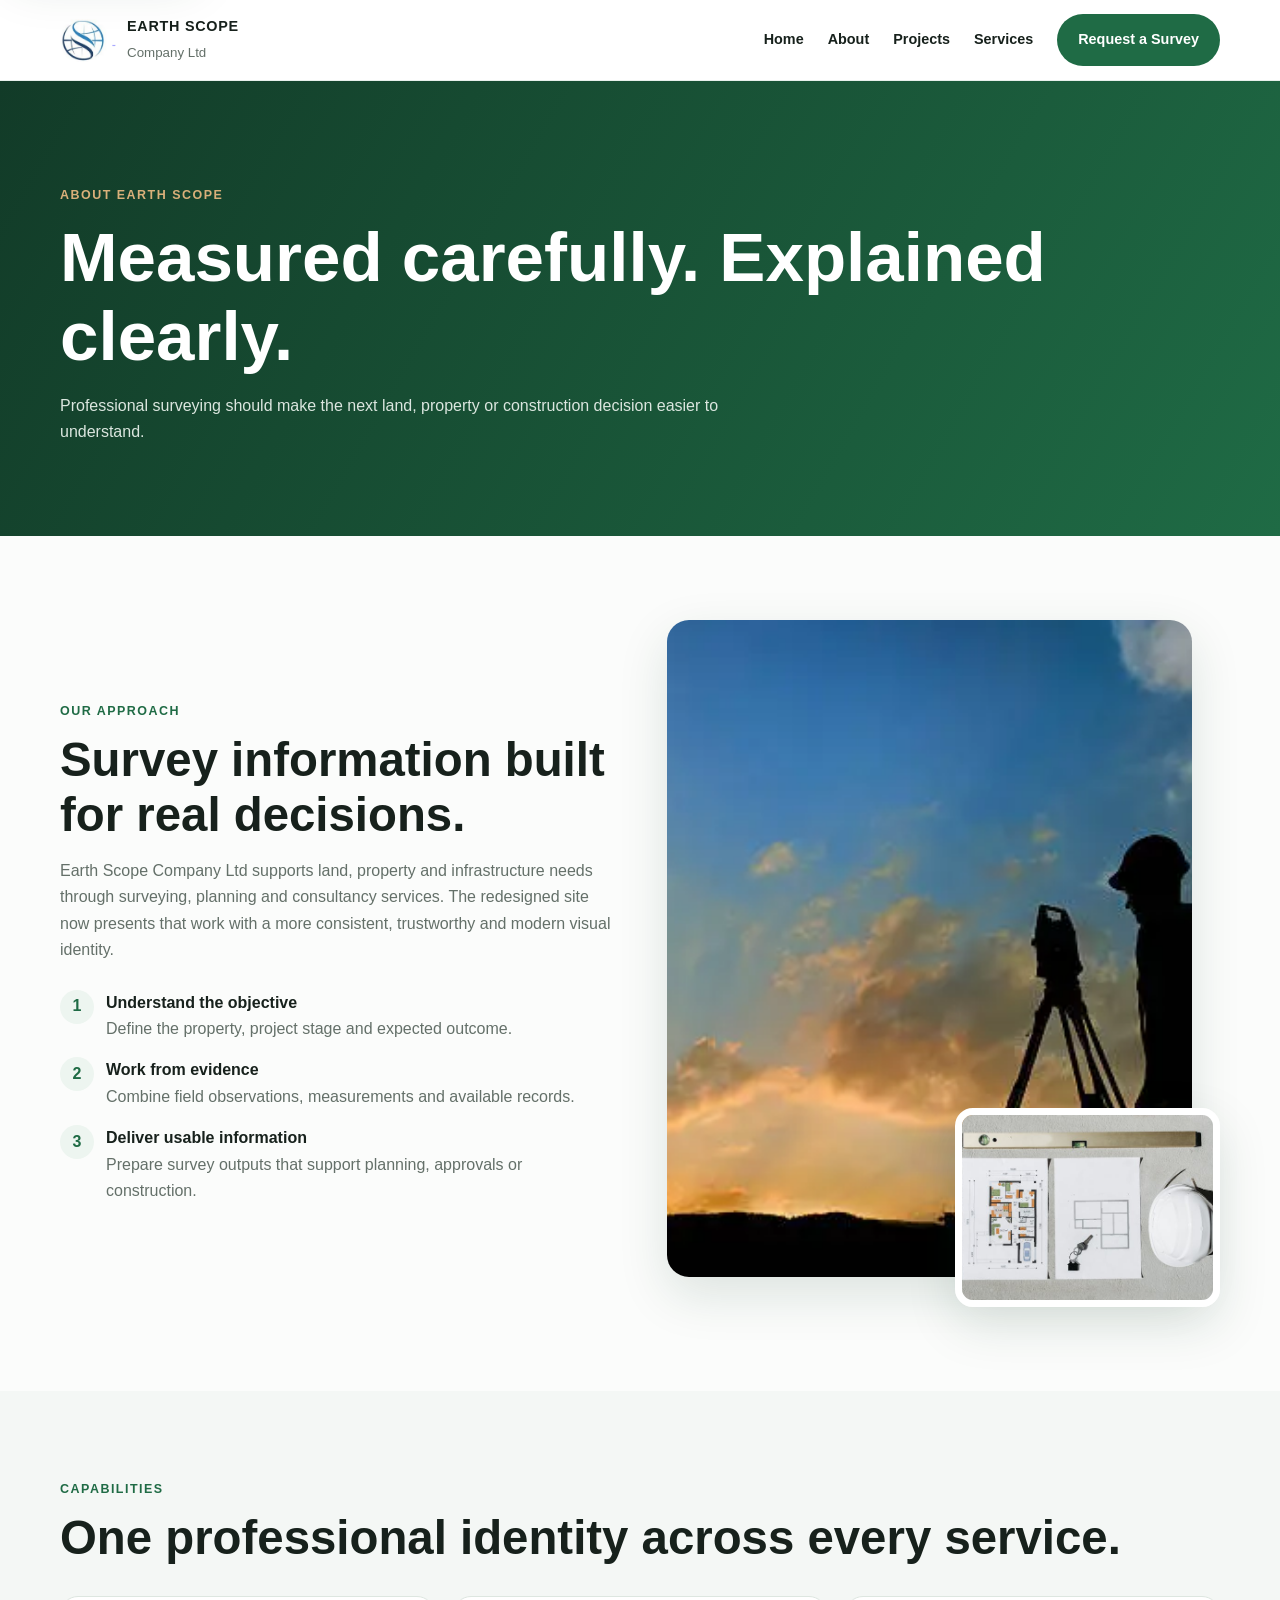
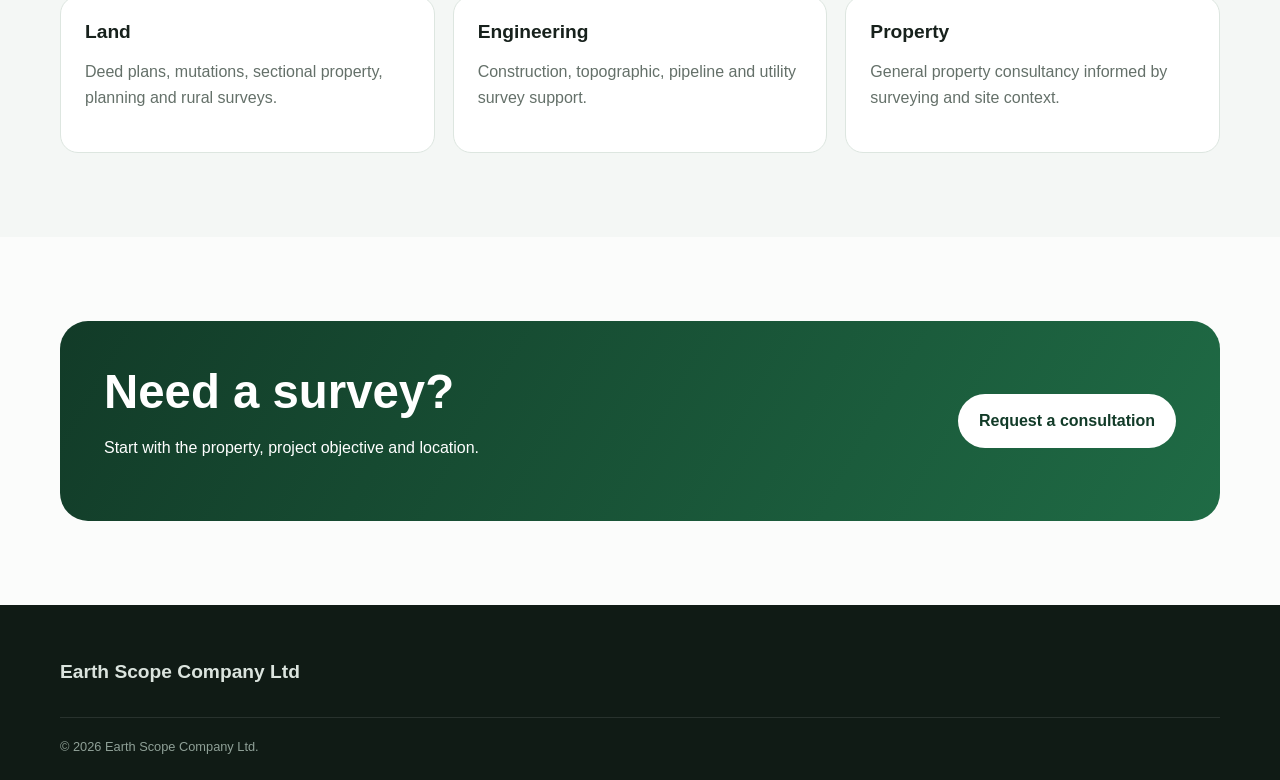
<file: about.html>
<!doctype html><html lang="en"><head><meta charset="utf-8"><meta name="viewport" content="width=device-width,initial-scale=1"><meta name="description" content="About Earth Scope Company Ltd and its professional surveying approach."><title>About | Earth Scope Company Ltd</title><link rel="stylesheet" href="styles.css"><meta name="theme-color" content="#123b28"><link rel="icon" href="Images/Screenshot from 2025-02-05 19-01-55.png" type="image/png"></head><body><a class="skip-link" href="#main-content">Skip to main content</a><nav class="navbar"><div class="container nav-wrap"><a class="brand" href="index.html"><img src="Images/Screenshot from 2025-02-05 19-01-55.png" alt="Earth Scope logo"><span><strong>EARTH SCOPE</strong><small>Company Ltd</small></span></a><button class="menu-btn">☰</button><div class="nav-links"><a href="index.html">Home</a><a href="about.html">About</a><a href="project.html">Projects</a><a href="index.html#services">Services</a><a class="btn btn-primary" href="index.html#contact">Request a Survey</a></div></div></nav><header class="page-hero"><div class="container"><span class="eyebrow" style="color:#d9b07a">About Earth Scope</span><h1>Measured carefully. Explained clearly.</h1><p>Professional surveying should make the next land, property or construction decision easier to understand.</p></div></header><main id="main-content"><section class="section"><div class="container grid-2"><div class="reveal"><span class="eyebrow">Our approach</span><h2>Survey information built for real decisions.</h2><p class="muted">Earth Scope Company Ltd supports land, property and infrastructure needs through surveying, planning and consultancy services. The redesigned site now presents that work with a more consistent, trustworthy and modern visual identity.</p><div class="feature-list"><div class="feature"><span class="mark">1</span><div><strong>Understand the objective</strong><br><span class="muted">Define the property, project stage and expected outcome.</span></div></div><div class="feature"><span class="mark">2</span><div><strong>Work from evidence</strong><br><span class="muted">Combine field observations, measurements and available records.</span></div></div><div class="feature"><span class="mark">3</span><div><strong>Deliver usable information</strong><br><span class="muted">Prepare survey outputs that support planning, approvals or construction.</span></div></div></div></div><div class="media-stack reveal"><img loading="lazy" class="media-main" src="Images/cool beacon.webp" alt="Survey beacon"><img loading="lazy" class="media-inset" src="Images/pexels-photo-7937315.jpeg" alt="Survey equipment"></div></div></section><section class="section soft"><div class="container"><span class="eyebrow">Capabilities</span><h2>One professional identity across every service.</h2><div class="details" style="margin-top:30px"><div class="detail"><h3>Land</h3><p class="muted">Deed plans, mutations, sectional property, planning and rural surveys.</p></div><div class="detail"><h3>Engineering</h3><p class="muted">Construction, topographic, pipeline and utility survey support.</p></div><div class="detail"><h3>Property</h3><p class="muted">General property consultancy informed by surveying and site context.</p></div></div></div></section><section class="section"><div class="container"><div class="cta"><div><h2>Need a survey?</h2><p>Start with the property, project objective and location.</p></div><a class="btn btn-light" href="index.html#contact">Request a consultation</a></div></div></section></main><footer><div class="container"><h3>Earth Scope Company Ltd</h3><div class="footer-bottom">© 2026 Earth Scope Company Ltd.</div></div></footer><script src="script.js"></script></body></html>
</file>
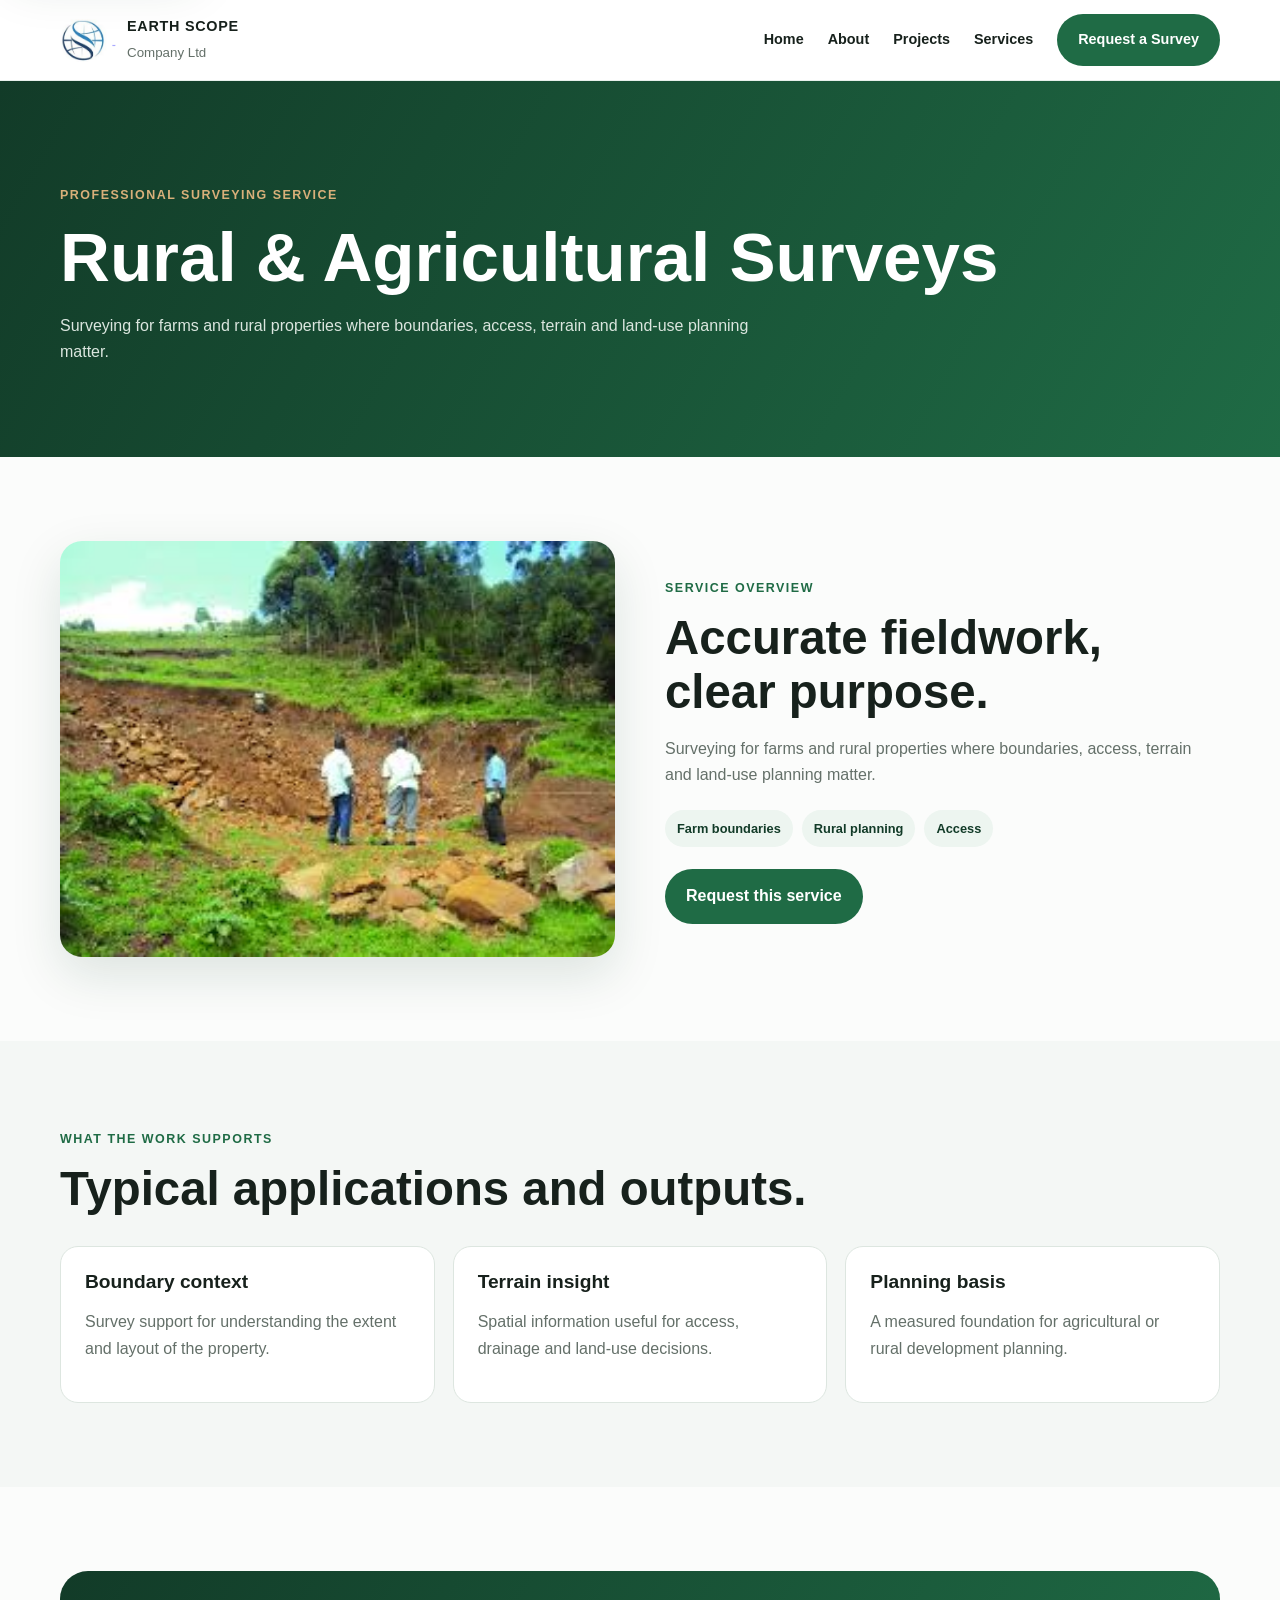
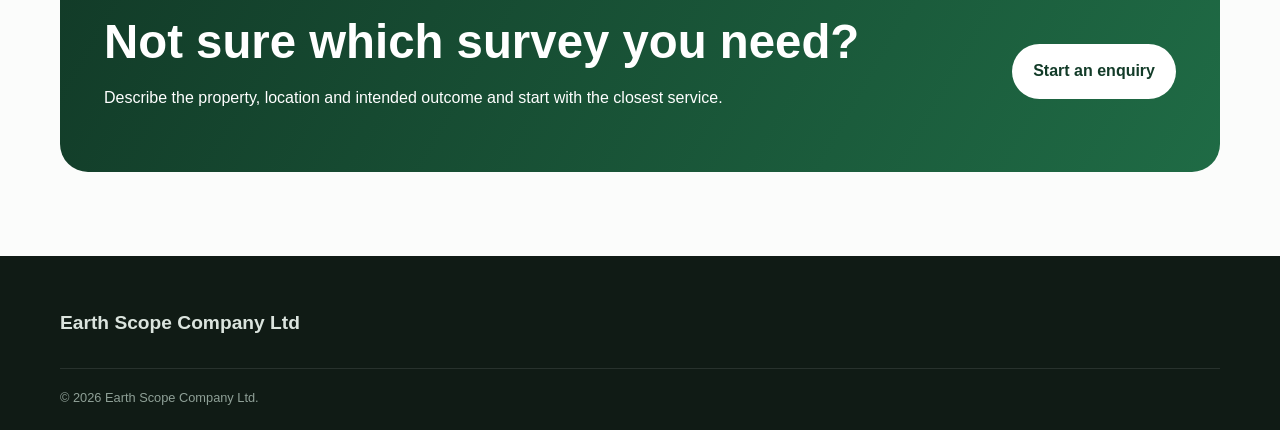
<file: agri.html>
<!doctype html><html lang="en"><head><meta charset="utf-8"><meta name="viewport" content="width=device-width,initial-scale=1"><meta name="description" content="Rural & Agricultural Surveys by Earth Scope Company Ltd."><title>Rural & Agricultural Surveys | Earth Scope Company Ltd</title><link rel="stylesheet" href="styles.css"><meta name="theme-color" content="#123b28"><link rel="icon" href="Images/Screenshot from 2025-02-05 19-01-55.png" type="image/png"></head><body><a class="skip-link" href="#main-content">Skip to main content</a><nav class="navbar"><div class="container nav-wrap"><a class="brand" href="index.html"><img src="Images/Screenshot from 2025-02-05 19-01-55.png" alt="Earth Scope logo"><span><strong>EARTH SCOPE</strong><small>Company Ltd</small></span></a><button class="menu-btn">☰</button><div class="nav-links"><a href="index.html">Home</a><a href="about.html">About</a><a href="project.html">Projects</a><a href="index.html#services">Services</a><a class="btn btn-primary" href="index.html#contact">Request a Survey</a></div></div></nav><header class="page-hero"><div class="container"><span class="eyebrow" style="color:#d9b07a">Professional surveying service</span><h1>Rural & Agricultural Surveys</h1><p>Surveying for farms and rural properties where boundaries, access, terrain and land-use planning matter.</p></div></header><main id="main-content"><section class="section"><div class="container service-layout"><img loading="lazy" class="reveal" src="Images/agri.jpeg" alt="Rural & Agricultural Surveys"><div class="reveal"><span class="eyebrow">Service overview</span><h2>Accurate fieldwork, clear purpose.</h2><p class="muted">Surveying for farms and rural properties where boundaries, access, terrain and land-use planning matter.</p><div class="pills"><span class="pill">Farm boundaries</span><span class="pill">Rural planning</span><span class="pill">Access</span></div><a class="btn btn-primary" href="index.html#contact">Request this service</a></div></div></section><section class="section soft"><div class="container"><span class="eyebrow">What the work supports</span><h2>Typical applications and outputs.</h2><div class="details" style="margin-top:30px"><div class="detail"><h3>Boundary context</h3><p class="muted">Survey support for understanding the extent and layout of the property.</p></div><div class="detail"><h3>Terrain insight</h3><p class="muted">Spatial information useful for access, drainage and land-use decisions.</p></div><div class="detail"><h3>Planning basis</h3><p class="muted">A measured foundation for agricultural or rural development planning.</p></div></div></div></section><section class="section"><div class="container"><div class="cta"><div><h2>Not sure which survey you need?</h2><p>Describe the property, location and intended outcome and start with the closest service.</p></div><a class="btn btn-light" href="index.html#contact">Start an enquiry</a></div></div></section></main><footer><div class="container"><h3>Earth Scope Company Ltd</h3><div class="footer-bottom">© 2026 Earth Scope Company Ltd.</div></div></footer><script src="script.js"></script></body></html>
</file>
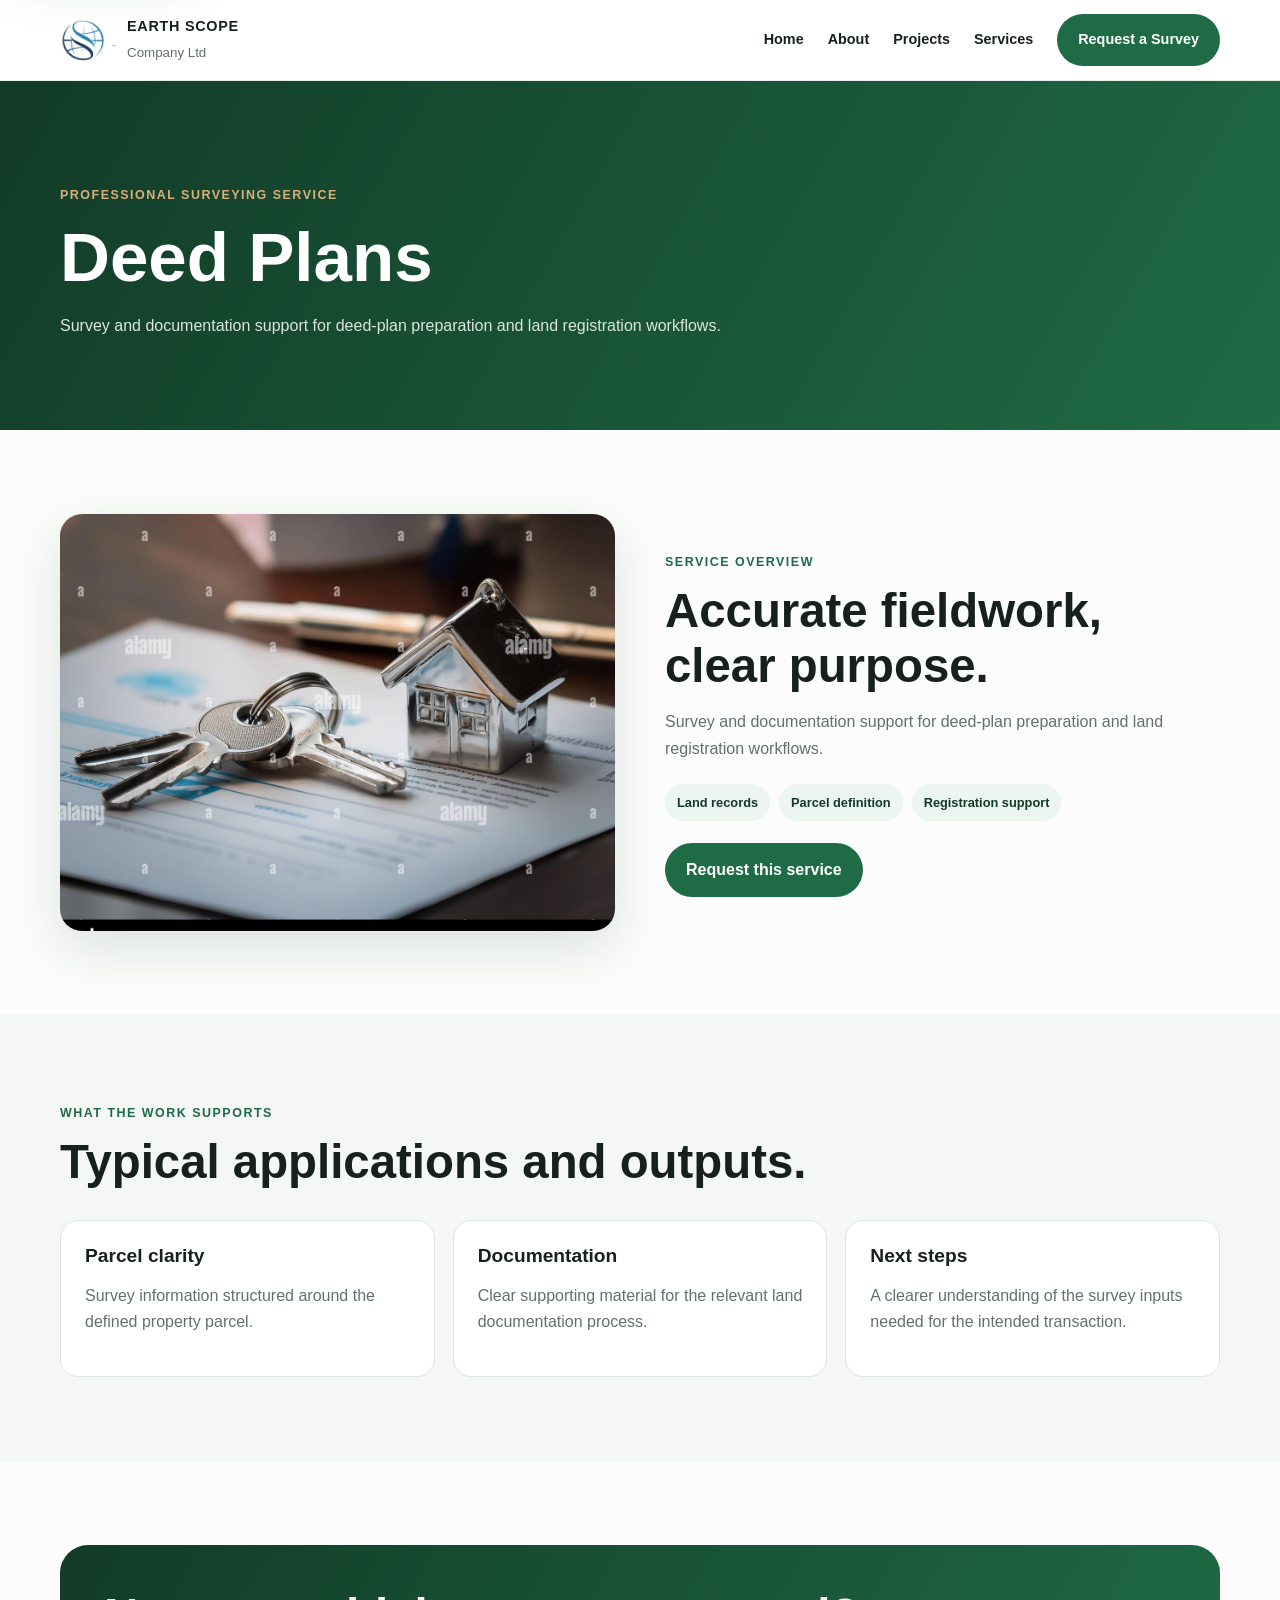
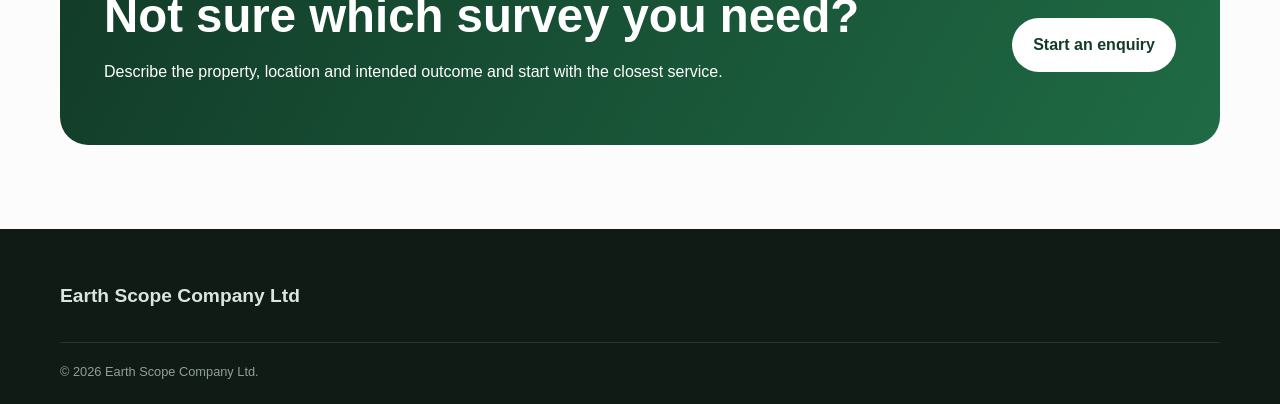
<file: deed.html>
<!doctype html><html lang="en"><head><meta charset="utf-8"><meta name="viewport" content="width=device-width,initial-scale=1"><meta name="description" content="Deed Plans by Earth Scope Company Ltd."><title>Deed Plans | Earth Scope Company Ltd</title><link rel="stylesheet" href="styles.css"><meta name="theme-color" content="#123b28"><link rel="icon" href="Images/Screenshot from 2025-02-05 19-01-55.png" type="image/png"></head><body><a class="skip-link" href="#main-content">Skip to main content</a><nav class="navbar"><div class="container nav-wrap"><a class="brand" href="index.html"><img src="Images/Screenshot from 2025-02-05 19-01-55.png" alt="Earth Scope logo"><span><strong>EARTH SCOPE</strong><small>Company Ltd</small></span></a><button class="menu-btn">☰</button><div class="nav-links"><a href="index.html">Home</a><a href="about.html">About</a><a href="project.html">Projects</a><a href="index.html#services">Services</a><a class="btn btn-primary" href="index.html#contact">Request a Survey</a></div></div></nav><header class="page-hero"><div class="container"><span class="eyebrow" style="color:#d9b07a">Professional surveying service</span><h1>Deed Plans</h1><p>Survey and documentation support for deed-plan preparation and land registration workflows.</p></div></header><main id="main-content"><section class="section"><div class="container service-layout"><img loading="lazy" class="reveal" src="Images/close-up-depiction-of-ownership-and-control-featuring-elements-like-keys-property-deeds-and-ownership-documents-representing-authority-responsibili-2S3AX6K.jpg" alt="Deed Plans"><div class="reveal"><span class="eyebrow">Service overview</span><h2>Accurate fieldwork, clear purpose.</h2><p class="muted">Survey and documentation support for deed-plan preparation and land registration workflows.</p><div class="pills"><span class="pill">Land records</span><span class="pill">Parcel definition</span><span class="pill">Registration support</span></div><a class="btn btn-primary" href="index.html#contact">Request this service</a></div></div></section><section class="section soft"><div class="container"><span class="eyebrow">What the work supports</span><h2>Typical applications and outputs.</h2><div class="details" style="margin-top:30px"><div class="detail"><h3>Parcel clarity</h3><p class="muted">Survey information structured around the defined property parcel.</p></div><div class="detail"><h3>Documentation</h3><p class="muted">Clear supporting material for the relevant land documentation process.</p></div><div class="detail"><h3>Next steps</h3><p class="muted">A clearer understanding of the survey inputs needed for the intended transaction.</p></div></div></div></section><section class="section"><div class="container"><div class="cta"><div><h2>Not sure which survey you need?</h2><p>Describe the property, location and intended outcome and start with the closest service.</p></div><a class="btn btn-light" href="index.html#contact">Start an enquiry</a></div></div></section></main><footer><div class="container"><h3>Earth Scope Company Ltd</h3><div class="footer-bottom">© 2026 Earth Scope Company Ltd.</div></div></footer><script src="script.js"></script></body></html>
</file>
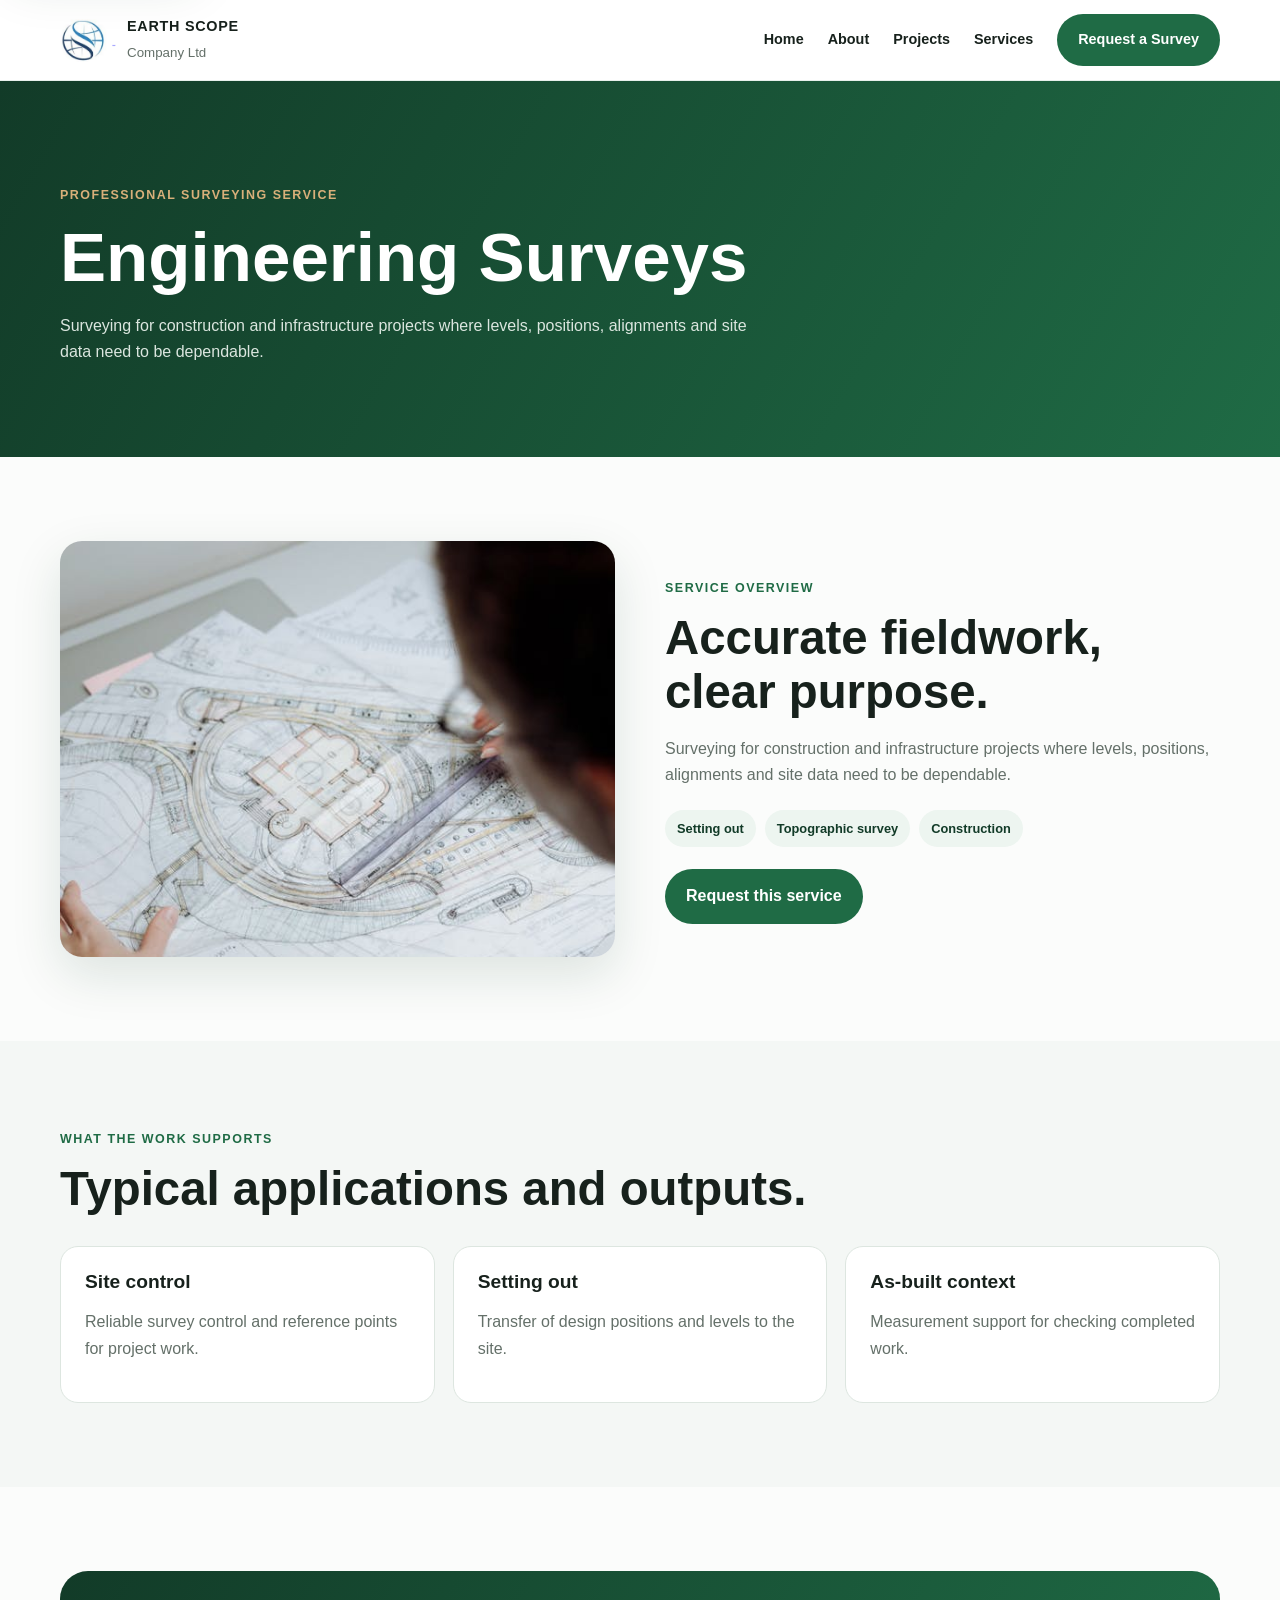
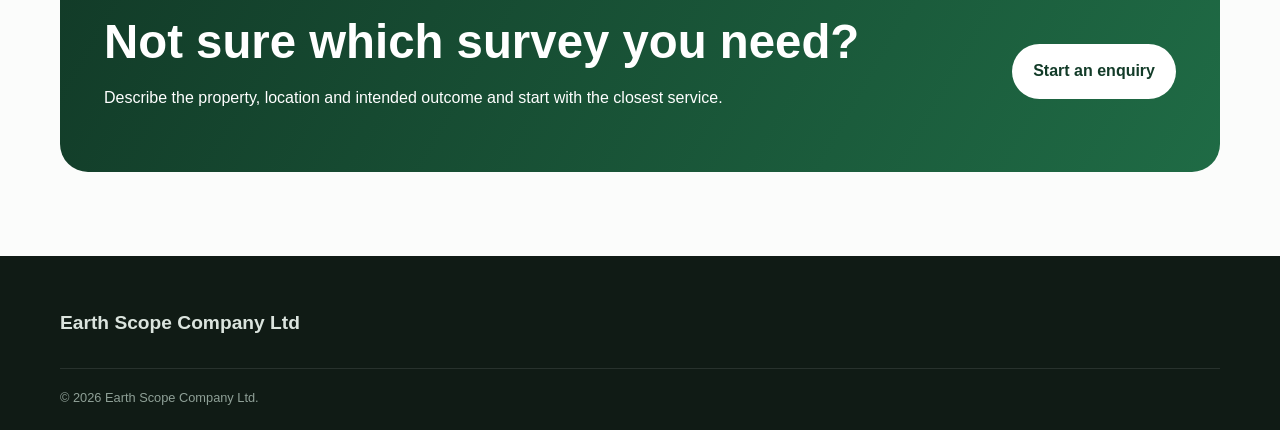
<file: eng.html>
<!doctype html><html lang="en"><head><meta charset="utf-8"><meta name="viewport" content="width=device-width,initial-scale=1"><meta name="description" content="Engineering Surveys by Earth Scope Company Ltd."><title>Engineering Surveys | Earth Scope Company Ltd</title><link rel="stylesheet" href="styles.css"><meta name="theme-color" content="#123b28"><link rel="icon" href="Images/Screenshot from 2025-02-05 19-01-55.png" type="image/png"></head><body><a class="skip-link" href="#main-content">Skip to main content</a><nav class="navbar"><div class="container nav-wrap"><a class="brand" href="index.html"><img src="Images/Screenshot from 2025-02-05 19-01-55.png" alt="Earth Scope logo"><span><strong>EARTH SCOPE</strong><small>Company Ltd</small></span></a><button class="menu-btn">☰</button><div class="nav-links"><a href="index.html">Home</a><a href="about.html">About</a><a href="project.html">Projects</a><a href="index.html#services">Services</a><a class="btn btn-primary" href="index.html#contact">Request a Survey</a></div></div></nav><header class="page-hero"><div class="container"><span class="eyebrow" style="color:#d9b07a">Professional surveying service</span><h1>Engineering Surveys</h1><p>Surveying for construction and infrastructure projects where levels, positions, alignments and site data need to be dependable.</p></div></header><main id="main-content"><section class="section"><div class="container service-layout"><img loading="lazy" class="reveal" src="Images/eng.jpeg" alt="Engineering Surveys"><div class="reveal"><span class="eyebrow">Service overview</span><h2>Accurate fieldwork, clear purpose.</h2><p class="muted">Surveying for construction and infrastructure projects where levels, positions, alignments and site data need to be dependable.</p><div class="pills"><span class="pill">Setting out</span><span class="pill">Topographic survey</span><span class="pill">Construction</span></div><a class="btn btn-primary" href="index.html#contact">Request this service</a></div></div></section><section class="section soft"><div class="container"><span class="eyebrow">What the work supports</span><h2>Typical applications and outputs.</h2><div class="details" style="margin-top:30px"><div class="detail"><h3>Site control</h3><p class="muted">Reliable survey control and reference points for project work.</p></div><div class="detail"><h3>Setting out</h3><p class="muted">Transfer of design positions and levels to the site.</p></div><div class="detail"><h3>As-built context</h3><p class="muted">Measurement support for checking completed work.</p></div></div></div></section><section class="section"><div class="container"><div class="cta"><div><h2>Not sure which survey you need?</h2><p>Describe the property, location and intended outcome and start with the closest service.</p></div><a class="btn btn-light" href="index.html#contact">Start an enquiry</a></div></div></section></main><footer><div class="container"><h3>Earth Scope Company Ltd</h3><div class="footer-bottom">© 2026 Earth Scope Company Ltd.</div></div></footer><script src="script.js"></script></body></html>
</file>
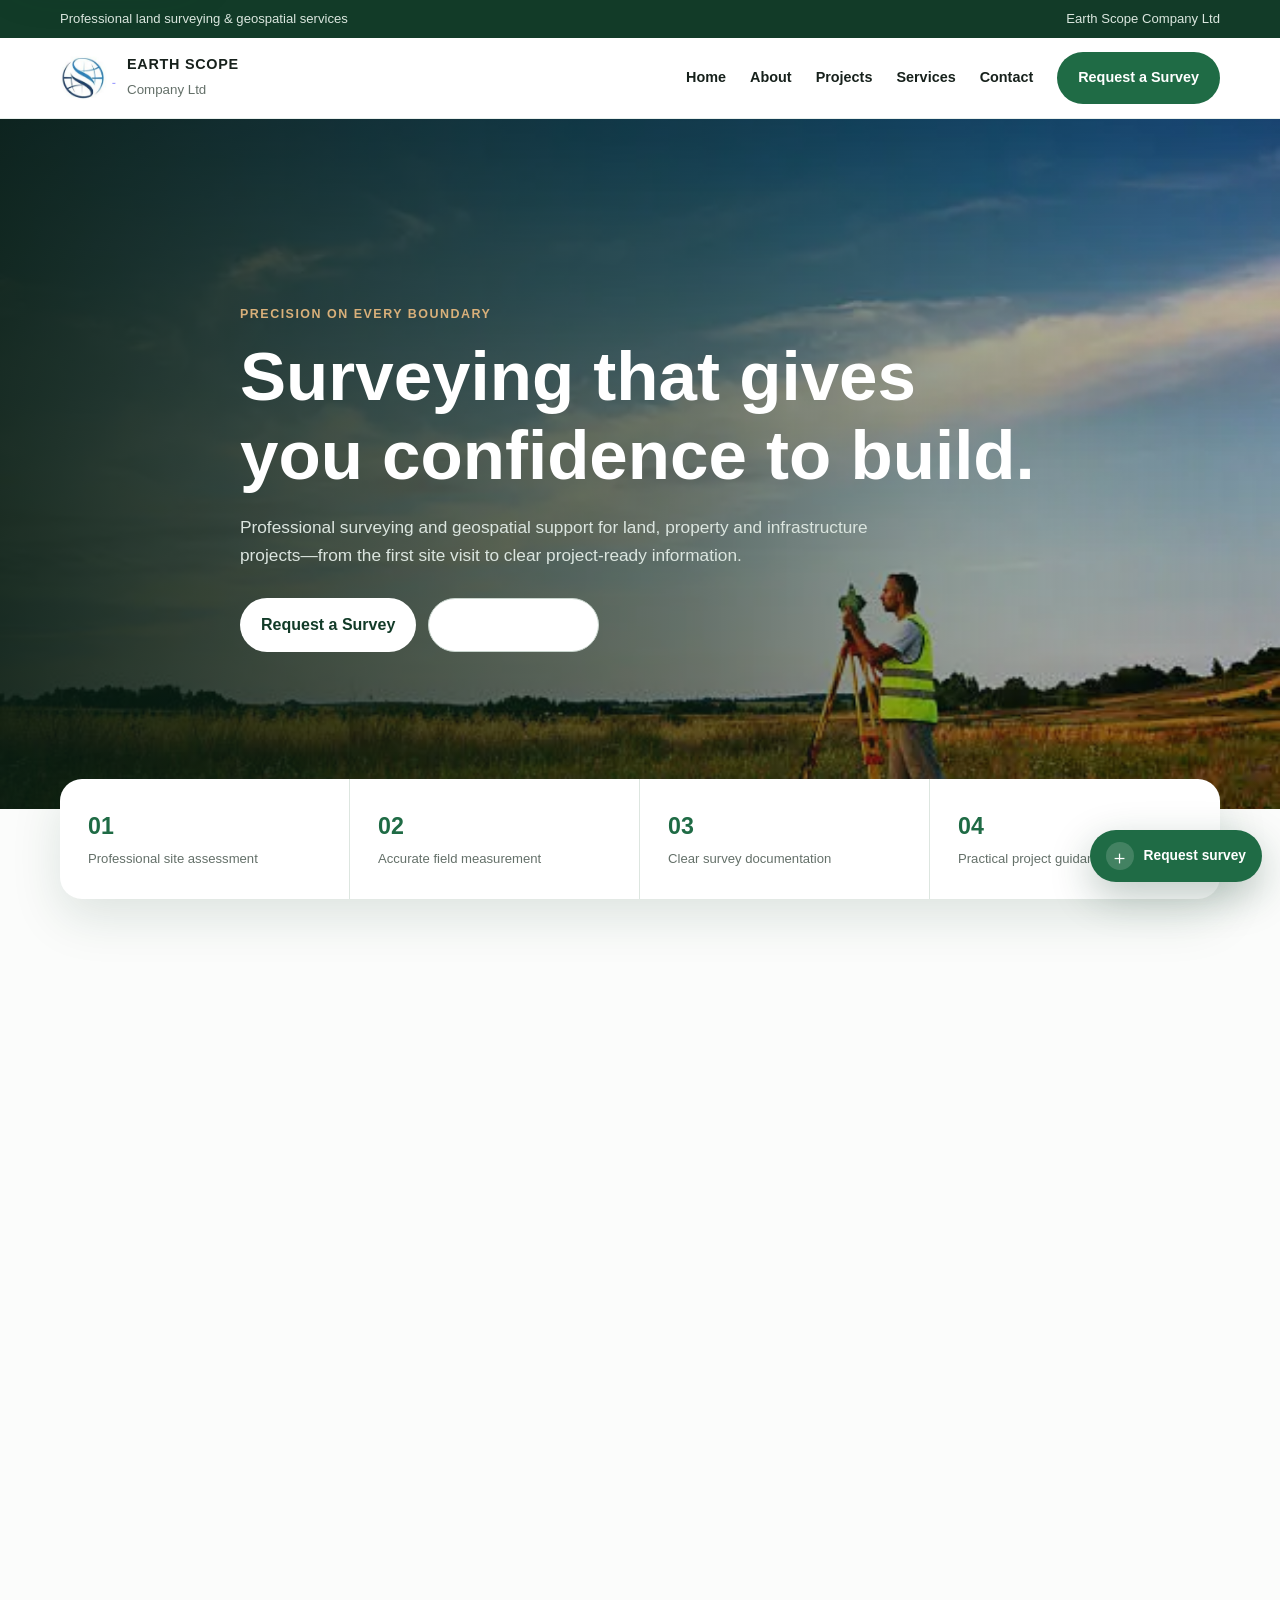
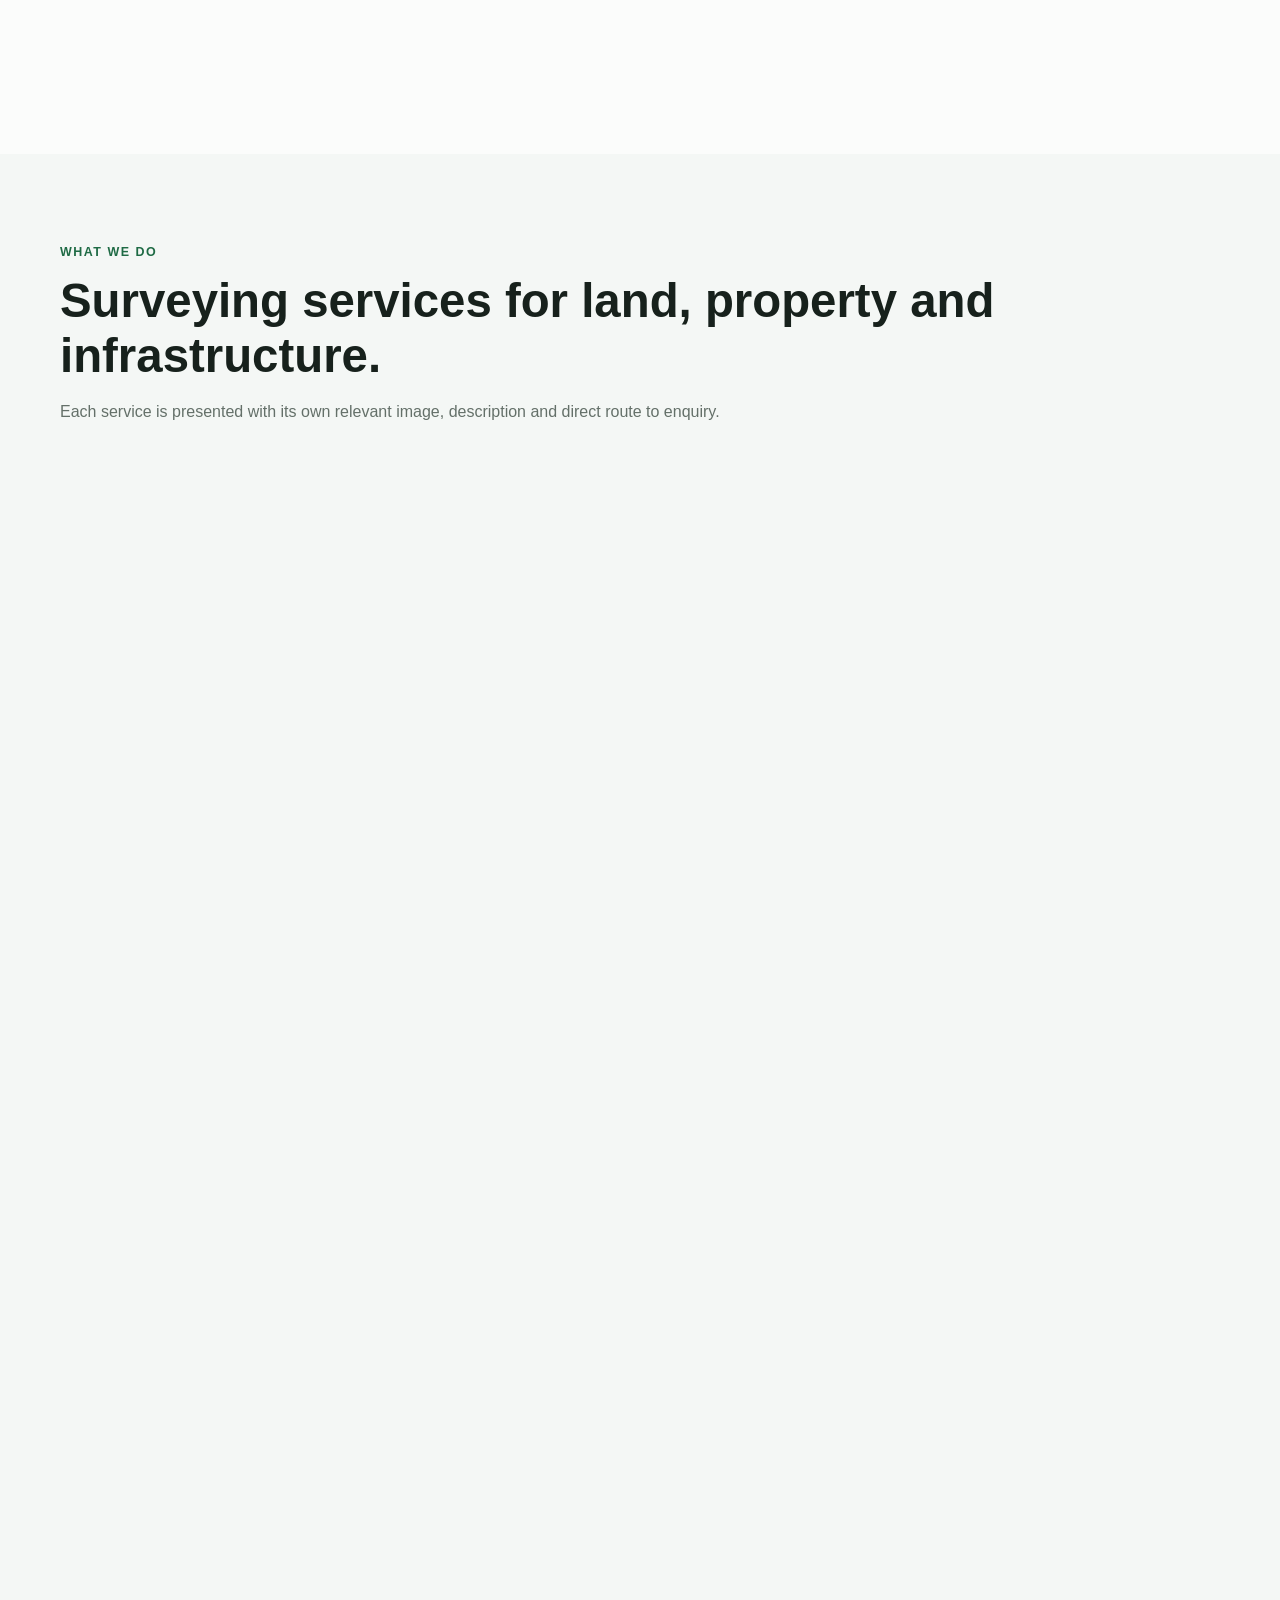
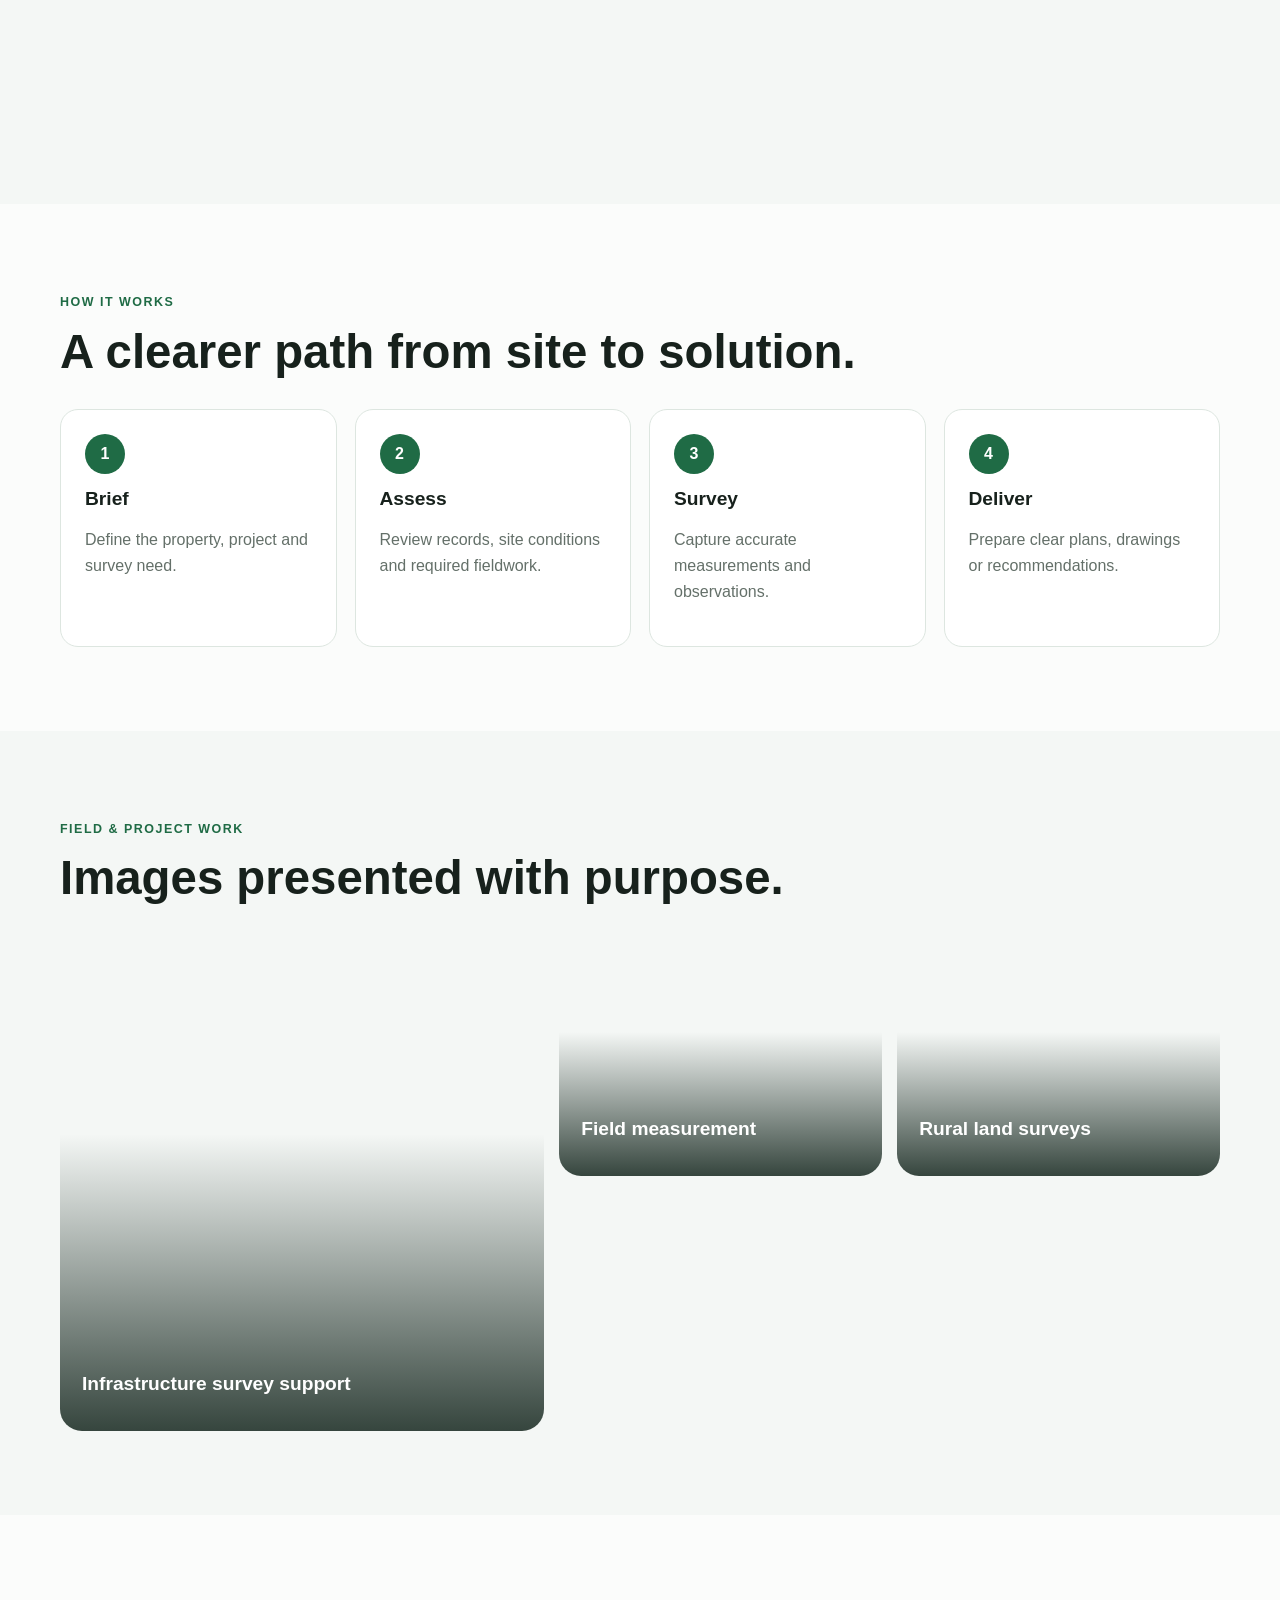
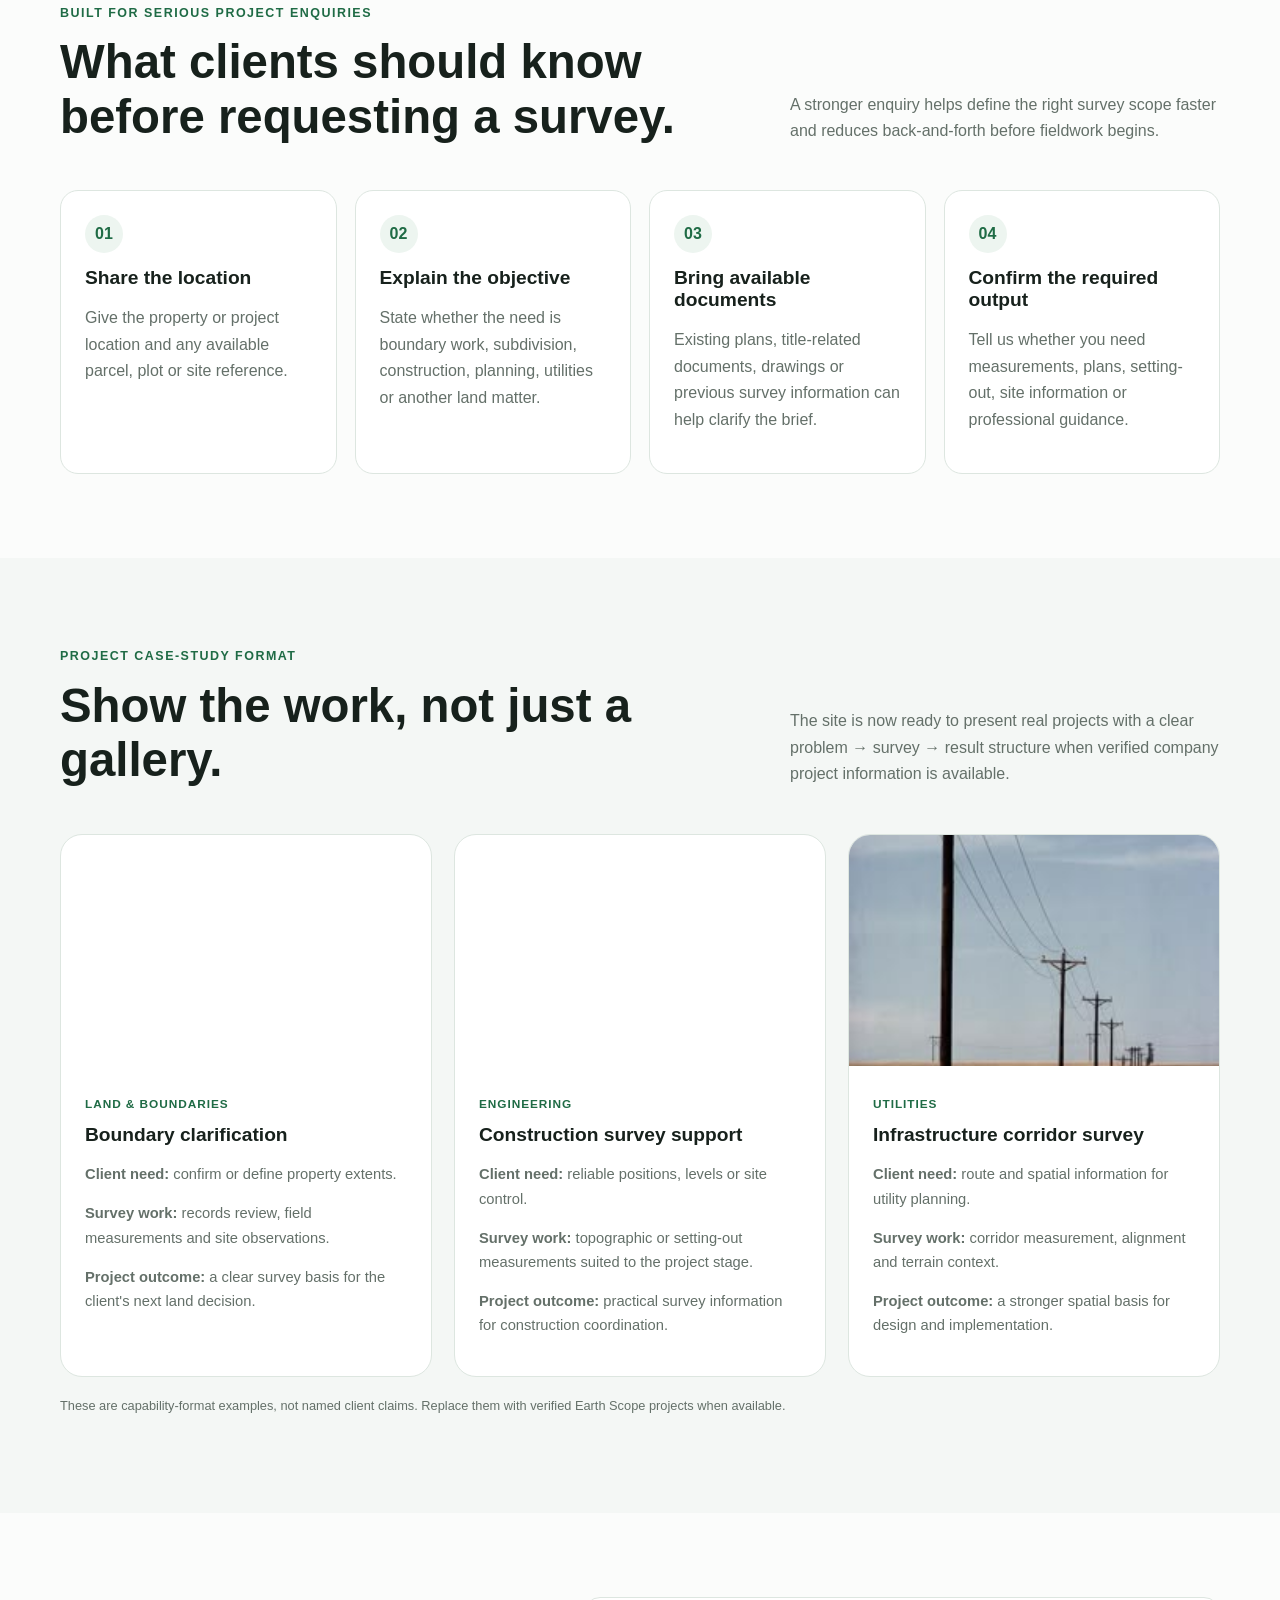
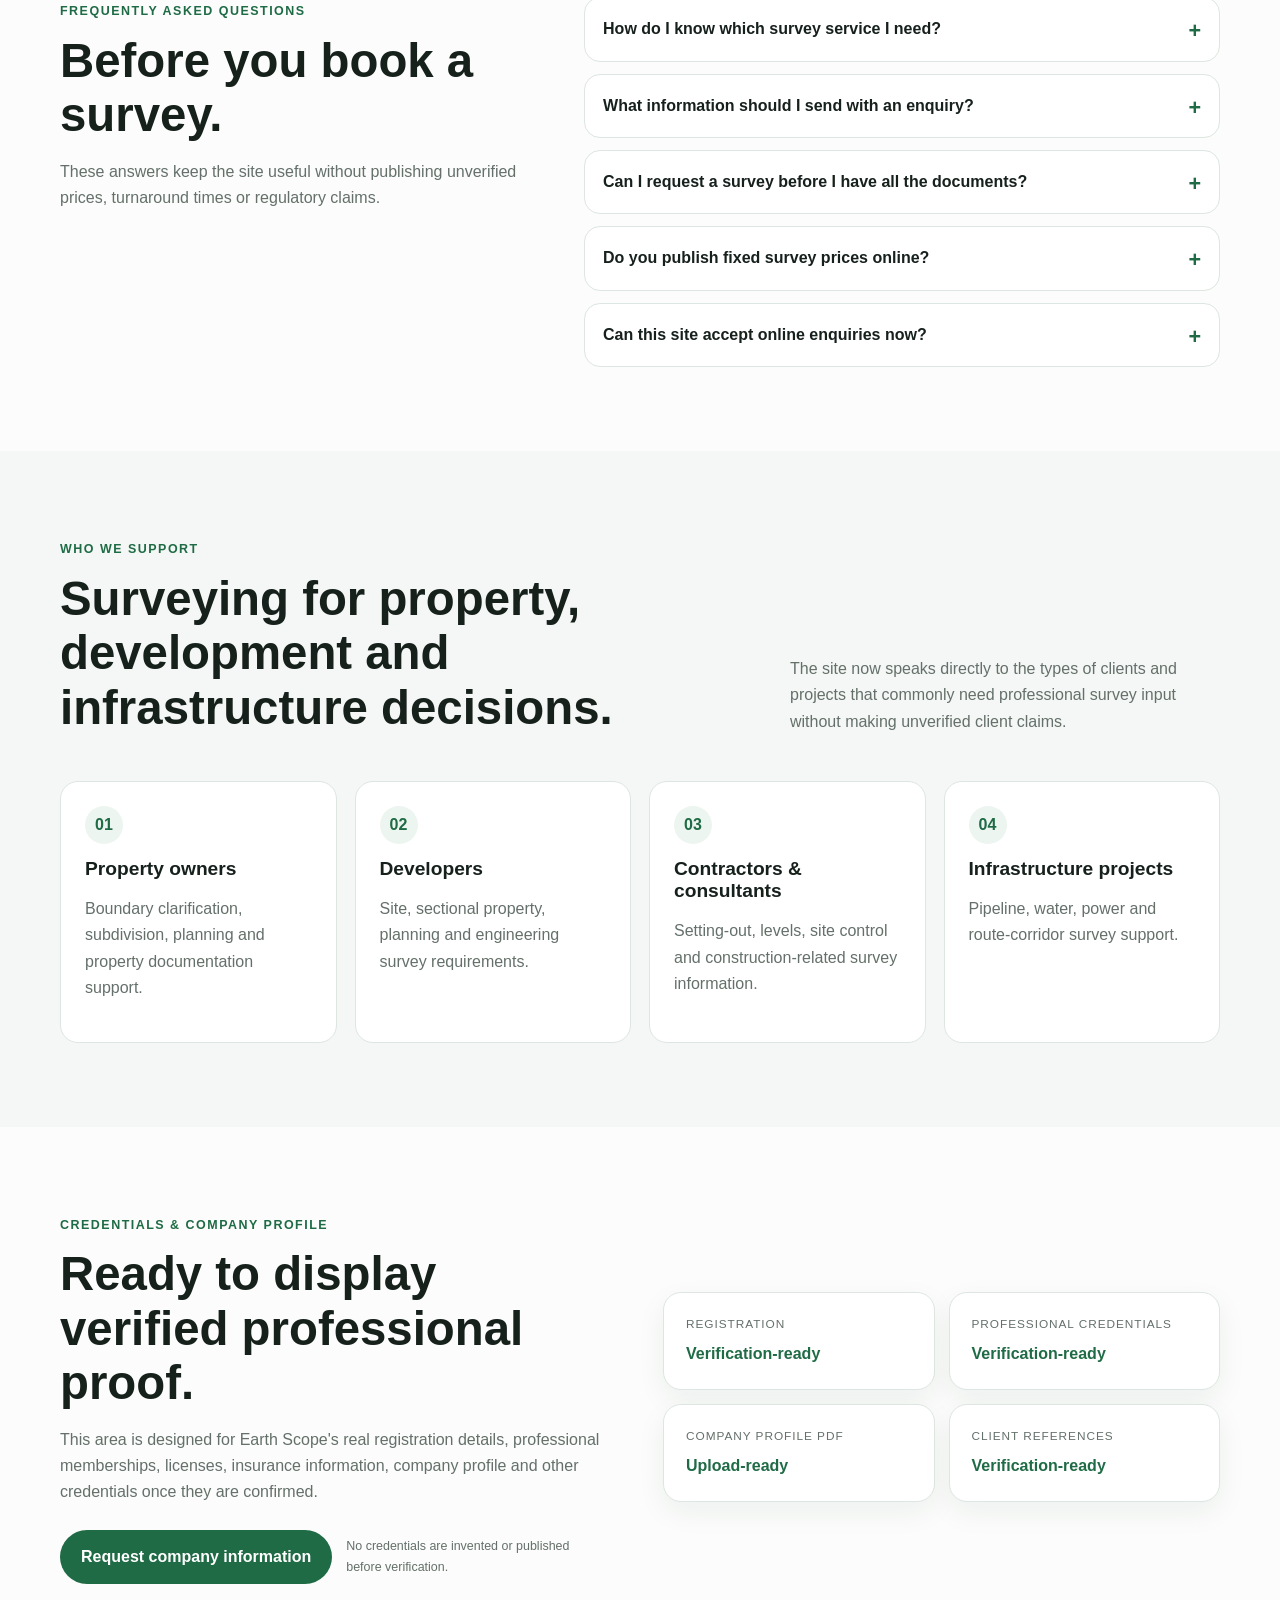
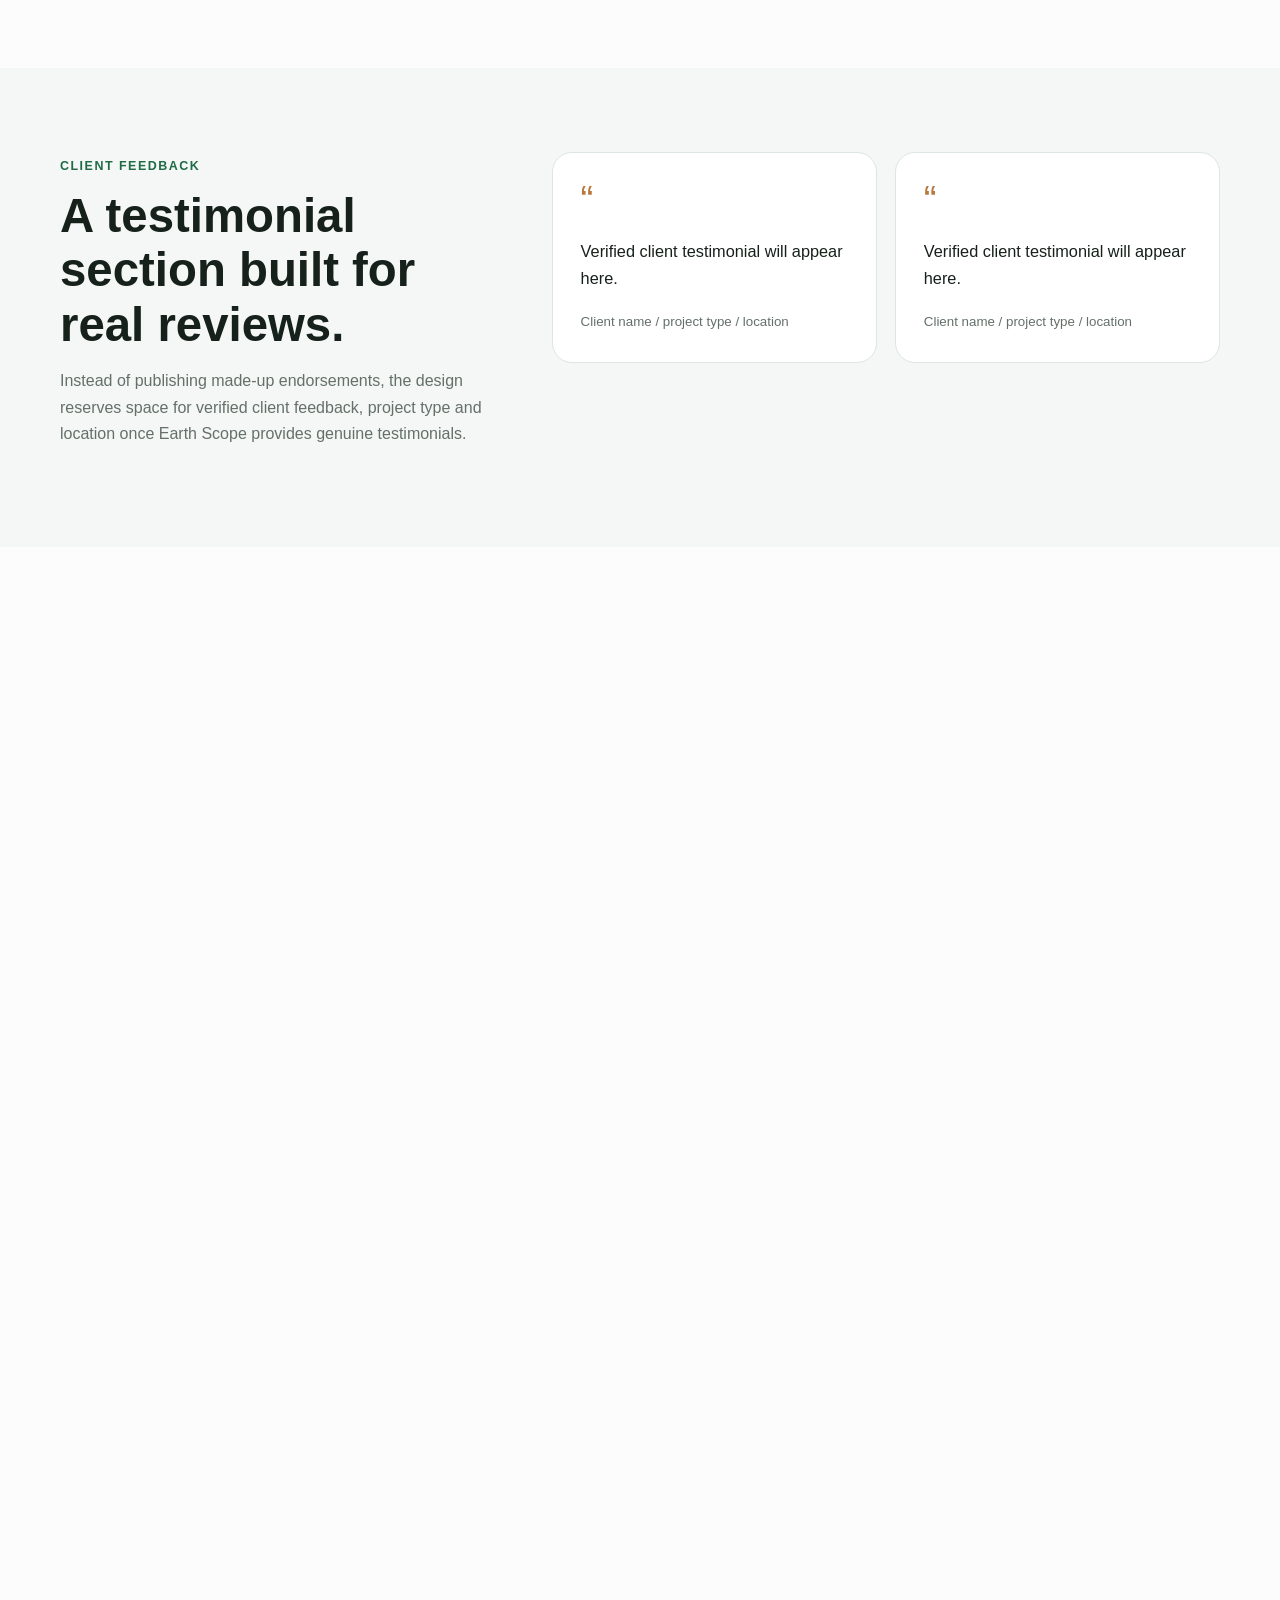
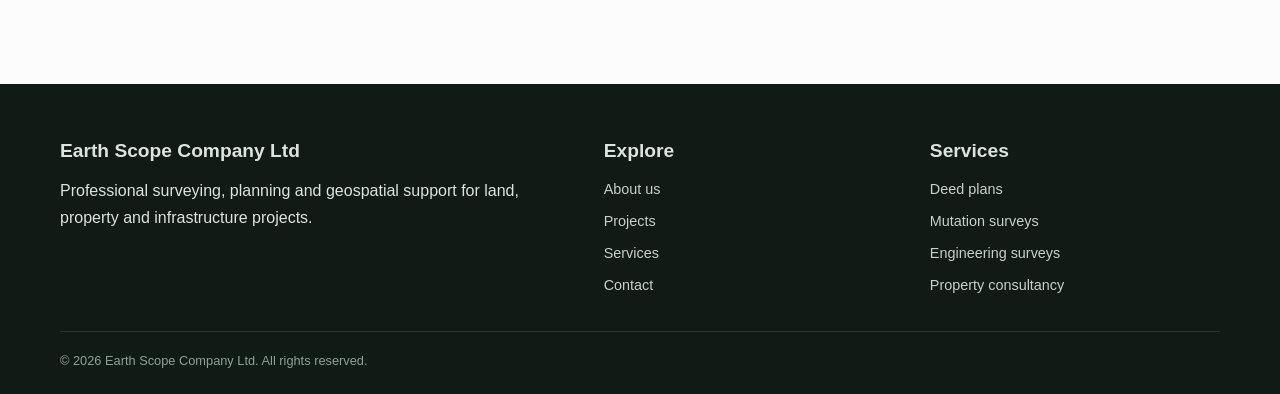
<file: home.html>
<!doctype html><html><head><meta charset="utf-8"><meta http-equiv="refresh" content="0; url=index.html"><meta name="viewport" content="width=device-width,initial-scale=1"><title>Earth Scope Company Ltd</title></head><body><p>Continue to <a href="index.html">Earth Scope Company Ltd</a>.</p></body></html>
</file>
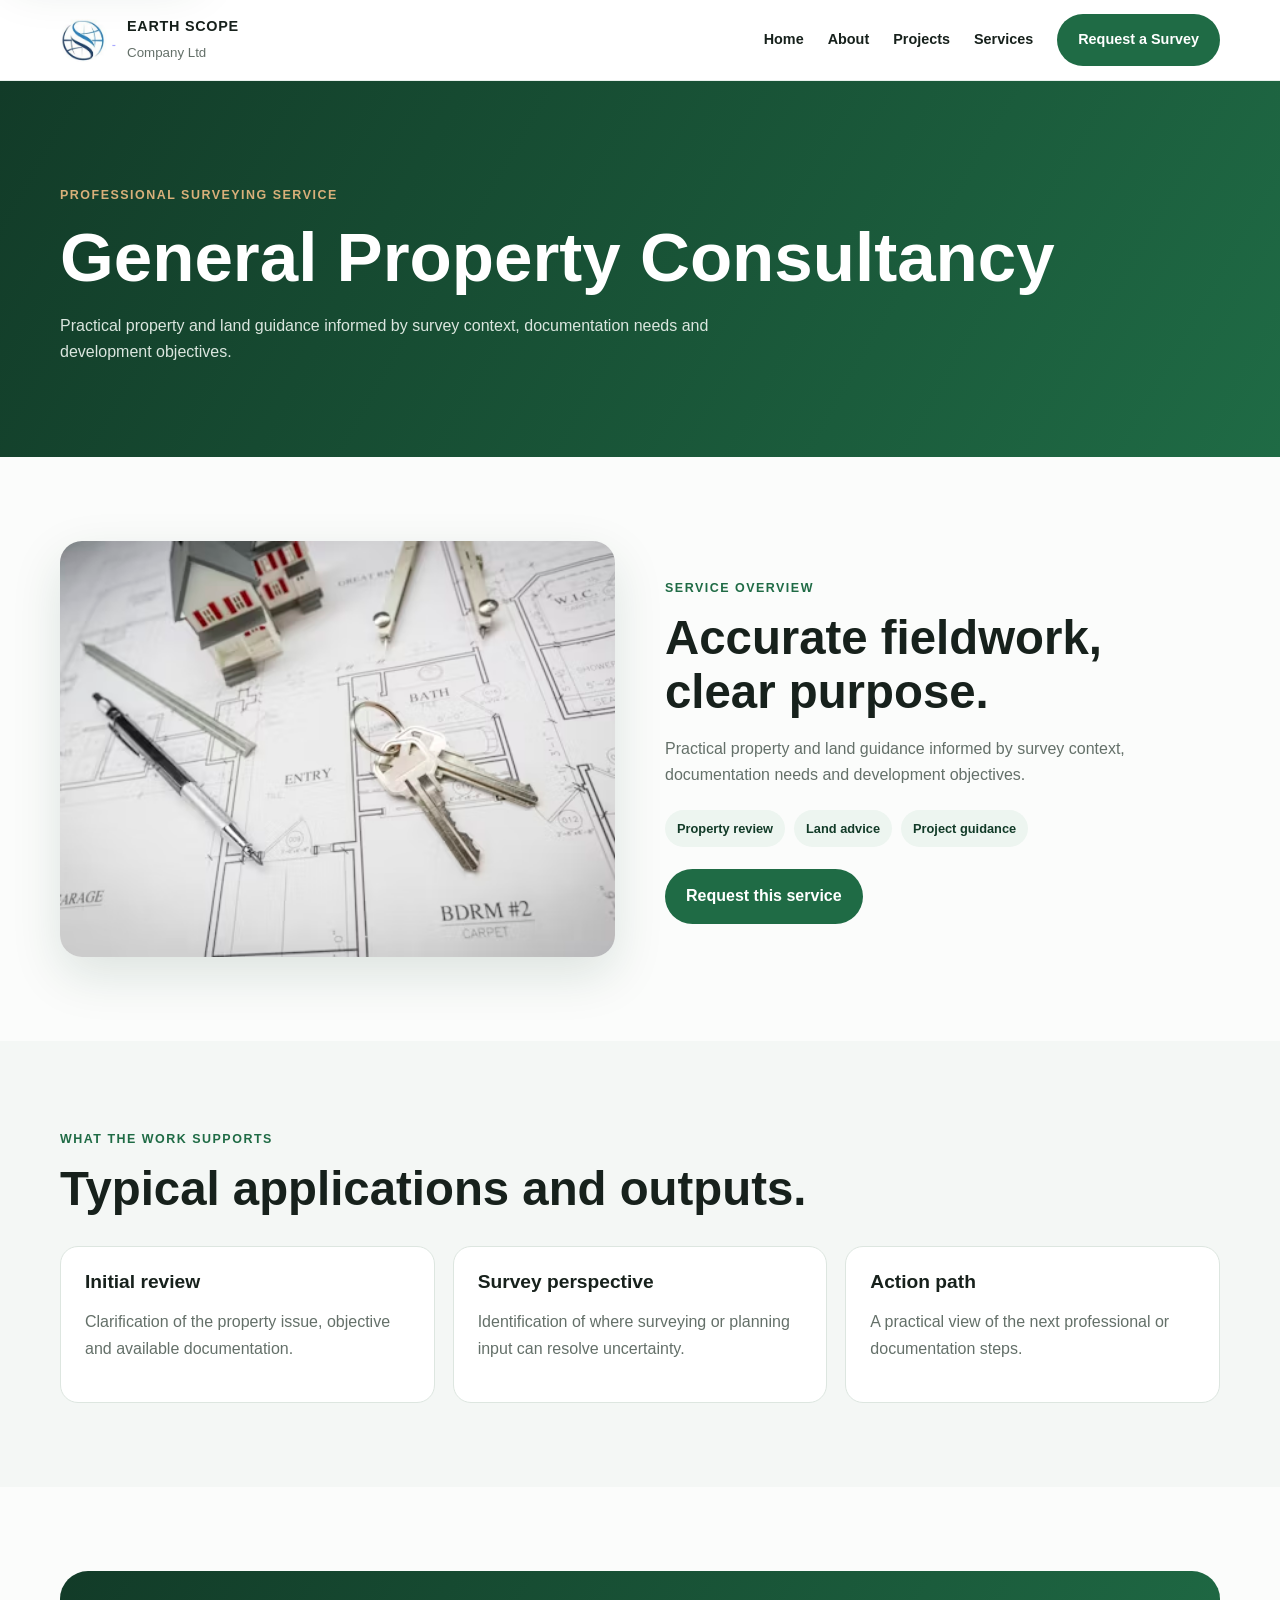
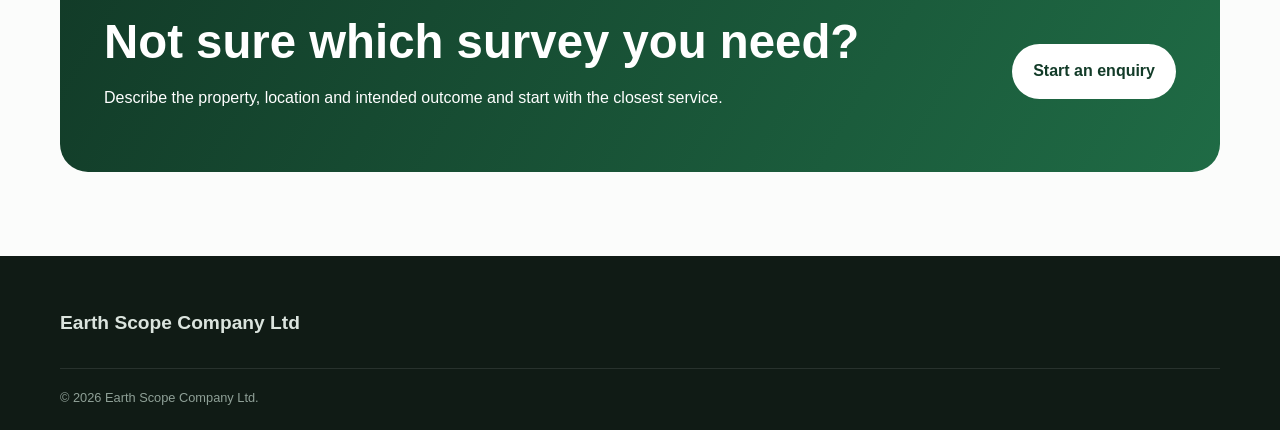
<file: landconsult.html>
<!doctype html><html lang="en"><head><meta charset="utf-8"><meta name="viewport" content="width=device-width,initial-scale=1"><meta name="description" content="General Property Consultancy by Earth Scope Company Ltd."><title>General Property Consultancy | Earth Scope Company Ltd</title><link rel="stylesheet" href="styles.css"><meta name="theme-color" content="#123b28"><link rel="icon" href="Images/Screenshot from 2025-02-05 19-01-55.png" type="image/png"></head><body><a class="skip-link" href="#main-content">Skip to main content</a><nav class="navbar"><div class="container nav-wrap"><a class="brand" href="index.html"><img src="Images/Screenshot from 2025-02-05 19-01-55.png" alt="Earth Scope logo"><span><strong>EARTH SCOPE</strong><small>Company Ltd</small></span></a><button class="menu-btn">☰</button><div class="nav-links"><a href="index.html">Home</a><a href="about.html">About</a><a href="project.html">Projects</a><a href="index.html#services">Services</a><a class="btn btn-primary" href="index.html#contact">Request a Survey</a></div></div></nav><header class="page-hero"><div class="container"><span class="eyebrow" style="color:#d9b07a">Professional surveying service</span><h1>General Property Consultancy</h1><p>Practical property and land guidance informed by survey context, documentation needs and development objectives.</p></div></header><main id="main-content"><section class="section"><div class="container service-layout"><img loading="lazy" class="reveal" src="Images/property.avif" alt="General Property Consultancy"><div class="reveal"><span class="eyebrow">Service overview</span><h2>Accurate fieldwork, clear purpose.</h2><p class="muted">Practical property and land guidance informed by survey context, documentation needs and development objectives.</p><div class="pills"><span class="pill">Property review</span><span class="pill">Land advice</span><span class="pill">Project guidance</span></div><a class="btn btn-primary" href="index.html#contact">Request this service</a></div></div></section><section class="section soft"><div class="container"><span class="eyebrow">What the work supports</span><h2>Typical applications and outputs.</h2><div class="details" style="margin-top:30px"><div class="detail"><h3>Initial review</h3><p class="muted">Clarification of the property issue, objective and available documentation.</p></div><div class="detail"><h3>Survey perspective</h3><p class="muted">Identification of where surveying or planning input can resolve uncertainty.</p></div><div class="detail"><h3>Action path</h3><p class="muted">A practical view of the next professional or documentation steps.</p></div></div></div></section><section class="section"><div class="container"><div class="cta"><div><h2>Not sure which survey you need?</h2><p>Describe the property, location and intended outcome and start with the closest service.</p></div><a class="btn btn-light" href="index.html#contact">Start an enquiry</a></div></div></section></main><footer><div class="container"><h3>Earth Scope Company Ltd</h3><div class="footer-bottom">© 2026 Earth Scope Company Ltd.</div></div></footer><script src="script.js"></script></body></html>
</file>
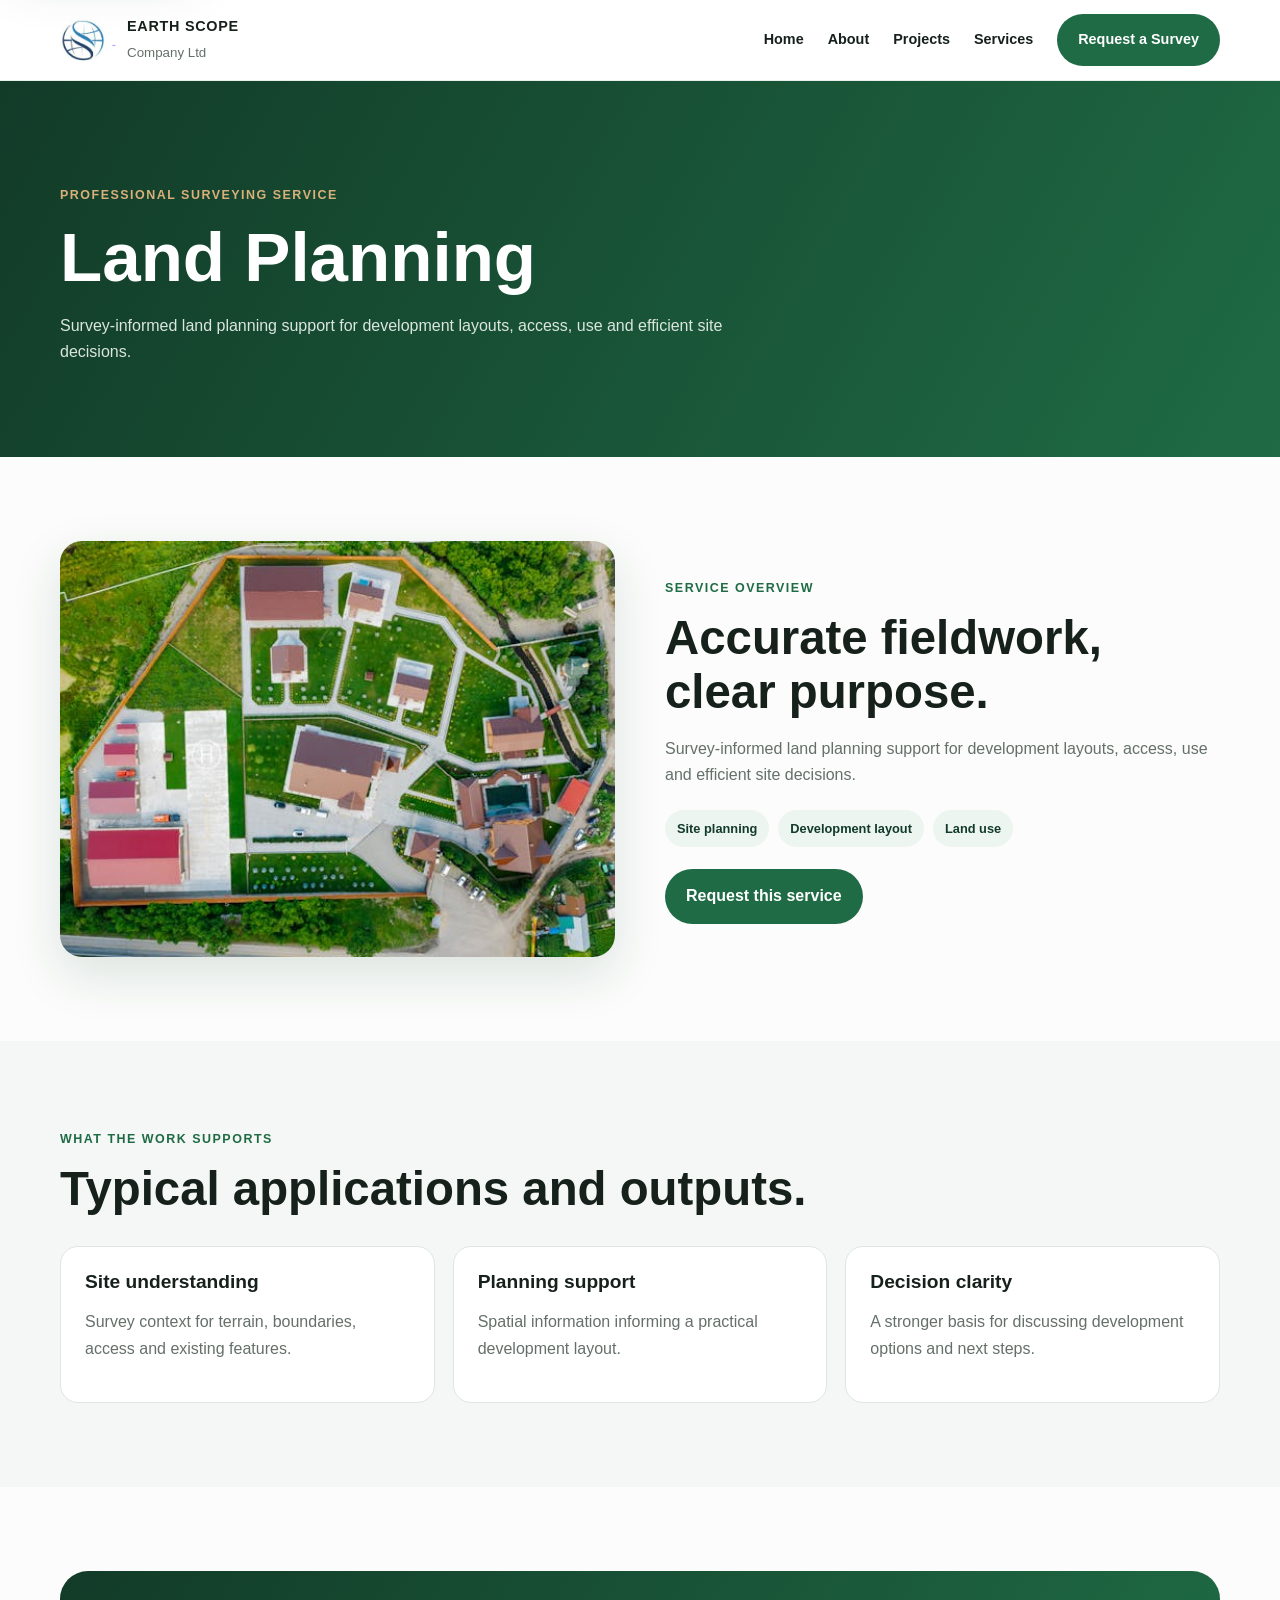
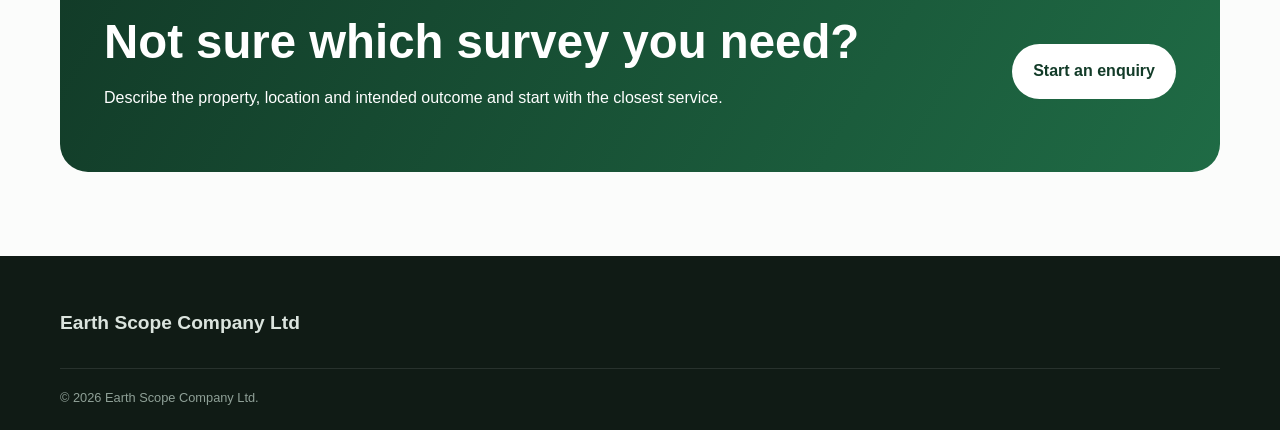
<file: landplan.html>
<!doctype html><html lang="en"><head><meta charset="utf-8"><meta name="viewport" content="width=device-width,initial-scale=1"><meta name="description" content="Land Planning by Earth Scope Company Ltd."><title>Land Planning | Earth Scope Company Ltd</title><link rel="stylesheet" href="styles.css"><meta name="theme-color" content="#123b28"><link rel="icon" href="Images/Screenshot from 2025-02-05 19-01-55.png" type="image/png"></head><body><a class="skip-link" href="#main-content">Skip to main content</a><nav class="navbar"><div class="container nav-wrap"><a class="brand" href="index.html"><img src="Images/Screenshot from 2025-02-05 19-01-55.png" alt="Earth Scope logo"><span><strong>EARTH SCOPE</strong><small>Company Ltd</small></span></a><button class="menu-btn">☰</button><div class="nav-links"><a href="index.html">Home</a><a href="about.html">About</a><a href="project.html">Projects</a><a href="index.html#services">Services</a><a class="btn btn-primary" href="index.html#contact">Request a Survey</a></div></div></nav><header class="page-hero"><div class="container"><span class="eyebrow" style="color:#d9b07a">Professional surveying service</span><h1>Land Planning</h1><p>Survey-informed land planning support for development layouts, access, use and efficient site decisions.</p></div></header><main id="main-content"><section class="section"><div class="container service-layout"><img loading="lazy" class="reveal" src="Images/pexels-photo-8319061.jpeg" alt="Land Planning"><div class="reveal"><span class="eyebrow">Service overview</span><h2>Accurate fieldwork, clear purpose.</h2><p class="muted">Survey-informed land planning support for development layouts, access, use and efficient site decisions.</p><div class="pills"><span class="pill">Site planning</span><span class="pill">Development layout</span><span class="pill">Land use</span></div><a class="btn btn-primary" href="index.html#contact">Request this service</a></div></div></section><section class="section soft"><div class="container"><span class="eyebrow">What the work supports</span><h2>Typical applications and outputs.</h2><div class="details" style="margin-top:30px"><div class="detail"><h3>Site understanding</h3><p class="muted">Survey context for terrain, boundaries, access and existing features.</p></div><div class="detail"><h3>Planning support</h3><p class="muted">Spatial information informing a practical development layout.</p></div><div class="detail"><h3>Decision clarity</h3><p class="muted">A stronger basis for discussing development options and next steps.</p></div></div></div></section><section class="section"><div class="container"><div class="cta"><div><h2>Not sure which survey you need?</h2><p>Describe the property, location and intended outcome and start with the closest service.</p></div><a class="btn btn-light" href="index.html#contact">Start an enquiry</a></div></div></section></main><footer><div class="container"><h3>Earth Scope Company Ltd</h3><div class="footer-bottom">© 2026 Earth Scope Company Ltd.</div></div></footer><script src="script.js"></script></body></html>
</file>
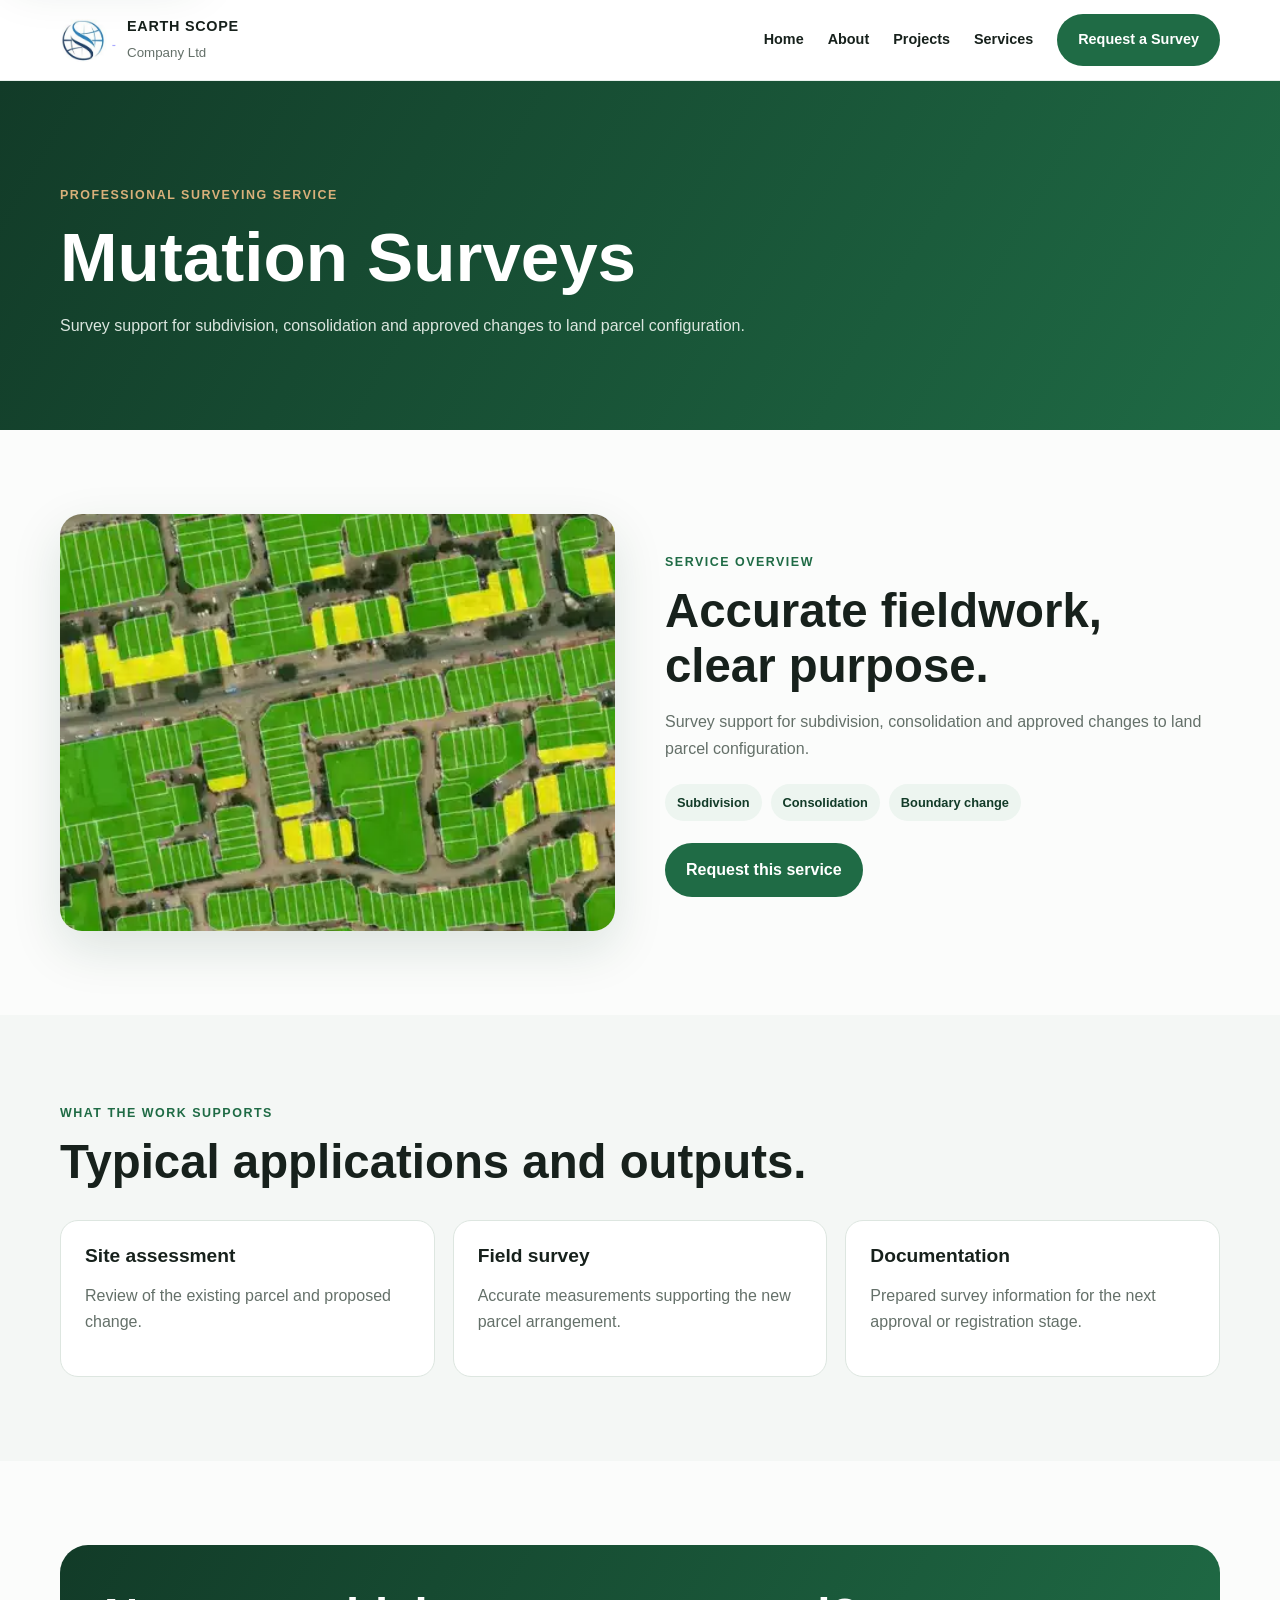
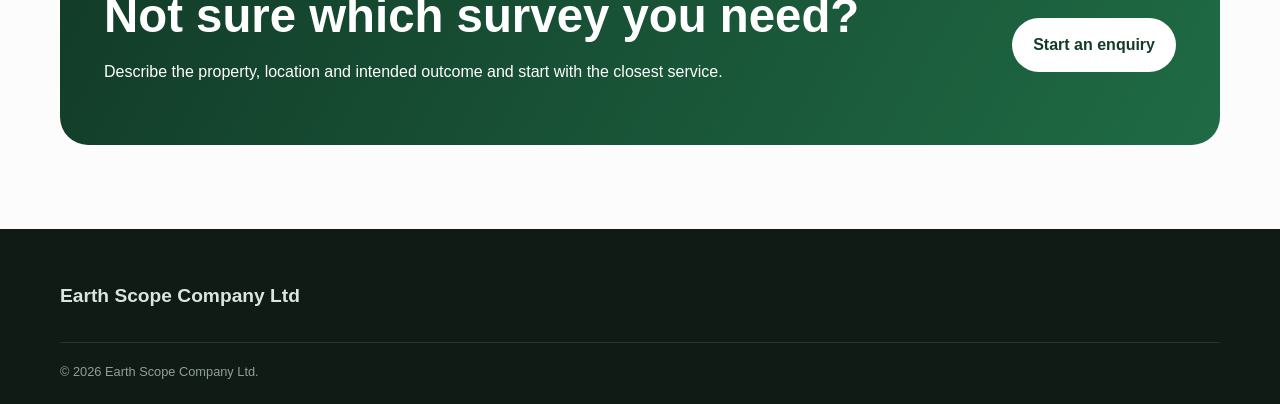
<file: mut.html>
<!doctype html><html lang="en"><head><meta charset="utf-8"><meta name="viewport" content="width=device-width,initial-scale=1"><meta name="description" content="Mutation Surveys by Earth Scope Company Ltd."><title>Mutation Surveys | Earth Scope Company Ltd</title><link rel="stylesheet" href="styles.css"><meta name="theme-color" content="#123b28"><link rel="icon" href="Images/Screenshot from 2025-02-05 19-01-55.png" type="image/png"></head><body><a class="skip-link" href="#main-content">Skip to main content</a><nav class="navbar"><div class="container nav-wrap"><a class="brand" href="index.html"><img src="Images/Screenshot from 2025-02-05 19-01-55.png" alt="Earth Scope logo"><span><strong>EARTH SCOPE</strong><small>Company Ltd</small></span></a><button class="menu-btn">☰</button><div class="nav-links"><a href="index.html">Home</a><a href="about.html">About</a><a href="project.html">Projects</a><a href="index.html#services">Services</a><a class="btn btn-primary" href="index.html#contact">Request a Survey</a></div></div></nav><header class="page-hero"><div class="container"><span class="eyebrow" style="color:#d9b07a">Professional surveying service</span><h1>Mutation Surveys</h1><p>Survey support for subdivision, consolidation and approved changes to land parcel configuration.</p></div></header><main id="main-content"><section class="section"><div class="container service-layout"><img loading="lazy" class="reveal" src="Images/Mutation-Survey.webp" alt="Mutation Surveys"><div class="reveal"><span class="eyebrow">Service overview</span><h2>Accurate fieldwork, clear purpose.</h2><p class="muted">Survey support for subdivision, consolidation and approved changes to land parcel configuration.</p><div class="pills"><span class="pill">Subdivision</span><span class="pill">Consolidation</span><span class="pill">Boundary change</span></div><a class="btn btn-primary" href="index.html#contact">Request this service</a></div></div></section><section class="section soft"><div class="container"><span class="eyebrow">What the work supports</span><h2>Typical applications and outputs.</h2><div class="details" style="margin-top:30px"><div class="detail"><h3>Site assessment</h3><p class="muted">Review of the existing parcel and proposed change.</p></div><div class="detail"><h3>Field survey</h3><p class="muted">Accurate measurements supporting the new parcel arrangement.</p></div><div class="detail"><h3>Documentation</h3><p class="muted">Prepared survey information for the next approval or registration stage.</p></div></div></div></section><section class="section"><div class="container"><div class="cta"><div><h2>Not sure which survey you need?</h2><p>Describe the property, location and intended outcome and start with the closest service.</p></div><a class="btn btn-light" href="index.html#contact">Start an enquiry</a></div></div></section></main><footer><div class="container"><h3>Earth Scope Company Ltd</h3><div class="footer-bottom">© 2026 Earth Scope Company Ltd.</div></div></footer><script src="script.js"></script></body></html>
</file>
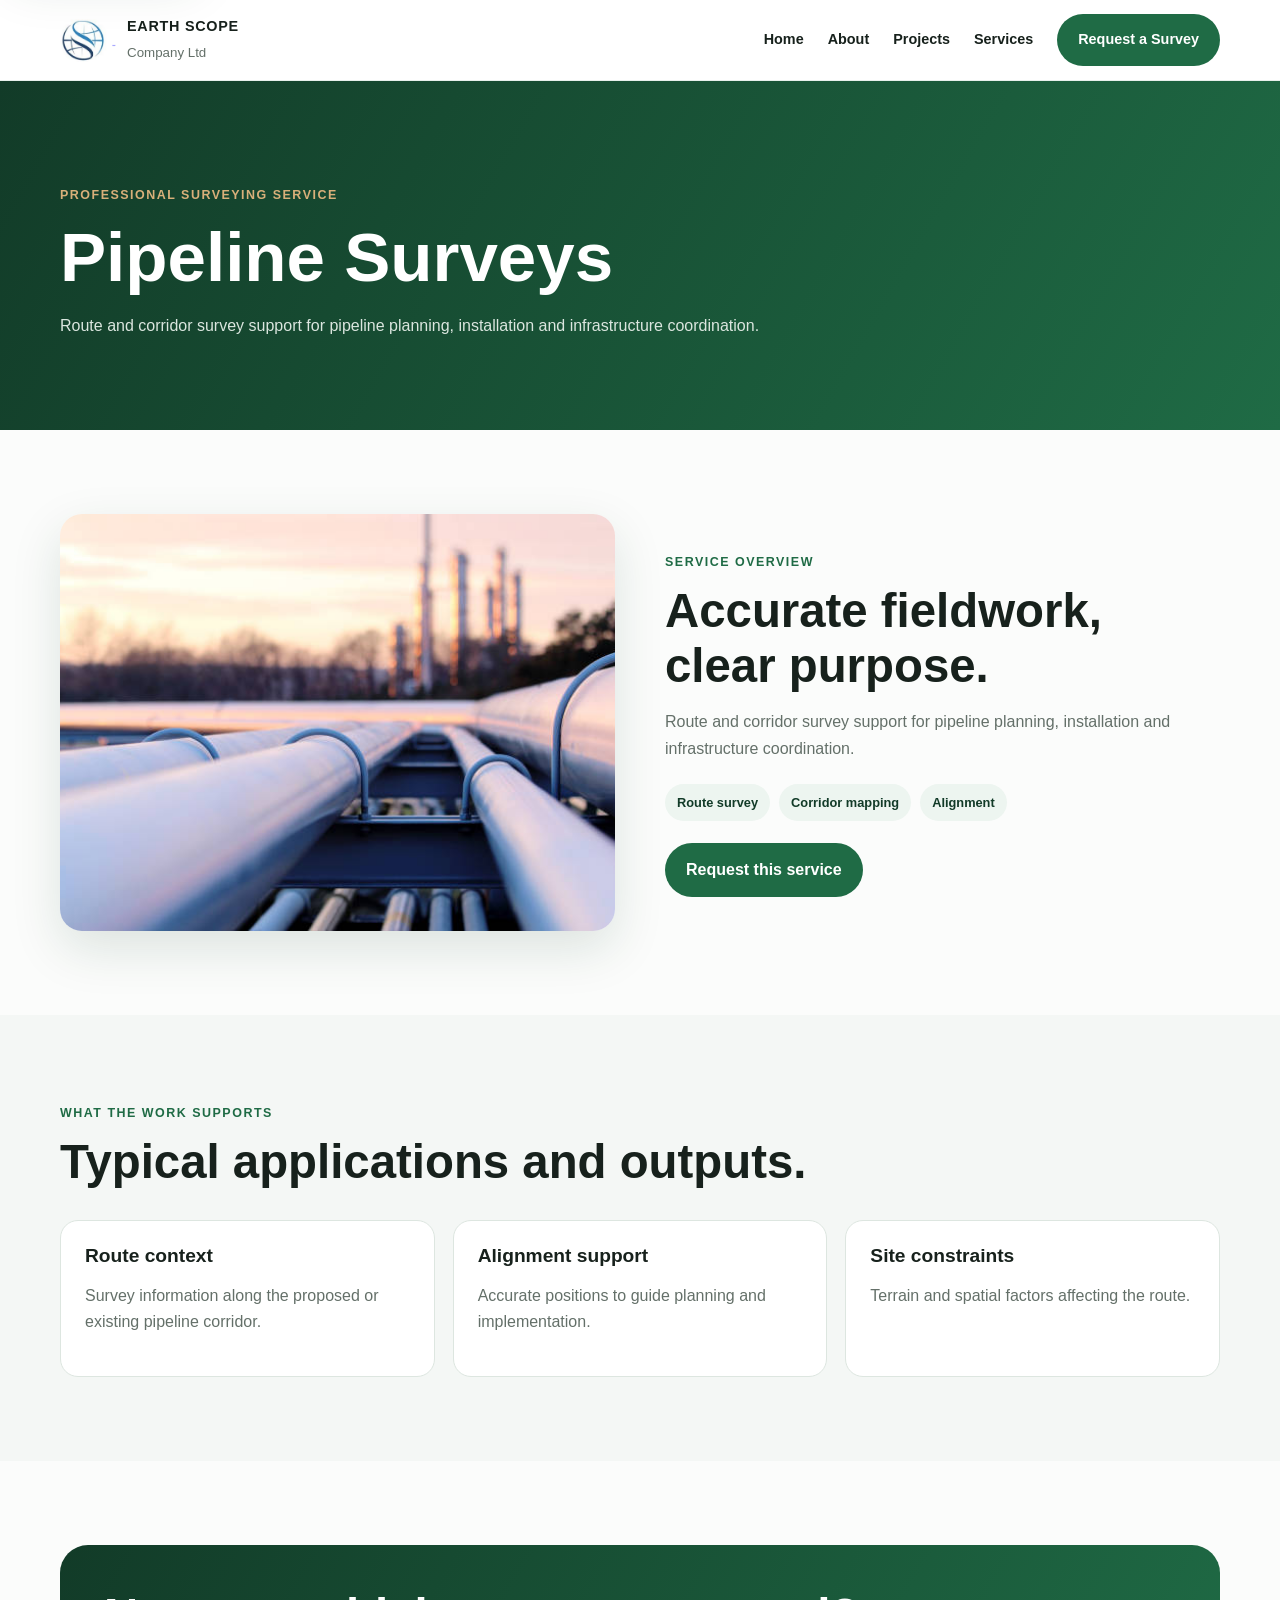
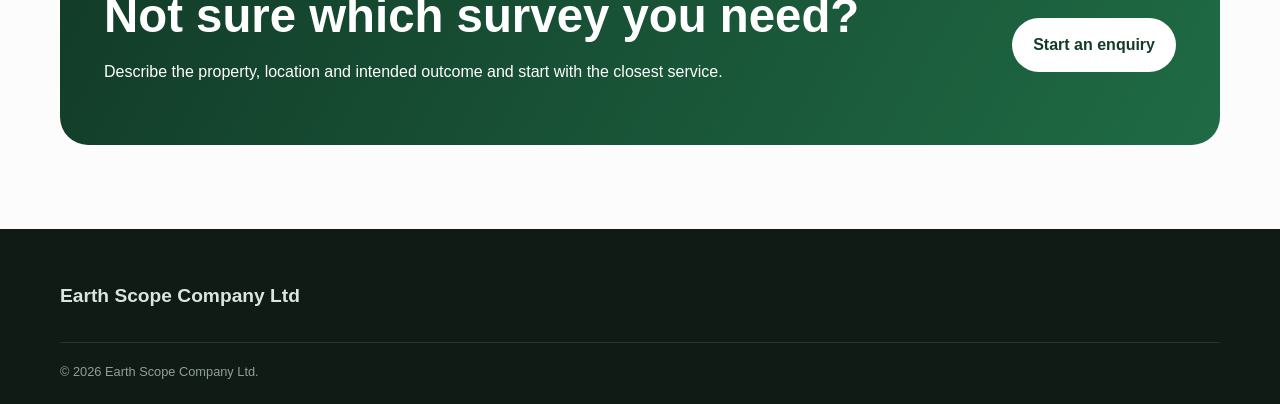
<file: pipe.html>
<!doctype html><html lang="en"><head><meta charset="utf-8"><meta name="viewport" content="width=device-width,initial-scale=1"><meta name="description" content="Pipeline Surveys by Earth Scope Company Ltd."><title>Pipeline Surveys | Earth Scope Company Ltd</title><link rel="stylesheet" href="styles.css"><meta name="theme-color" content="#123b28"><link rel="icon" href="Images/Screenshot from 2025-02-05 19-01-55.png" type="image/png"></head><body><a class="skip-link" href="#main-content">Skip to main content</a><nav class="navbar"><div class="container nav-wrap"><a class="brand" href="index.html"><img src="Images/Screenshot from 2025-02-05 19-01-55.png" alt="Earth Scope logo"><span><strong>EARTH SCOPE</strong><small>Company Ltd</small></span></a><button class="menu-btn">☰</button><div class="nav-links"><a href="index.html">Home</a><a href="about.html">About</a><a href="project.html">Projects</a><a href="index.html#services">Services</a><a class="btn btn-primary" href="index.html#contact">Request a Survey</a></div></div></nav><header class="page-hero"><div class="container"><span class="eyebrow" style="color:#d9b07a">Professional surveying service</span><h1>Pipeline Surveys</h1><p>Route and corridor survey support for pipeline planning, installation and infrastructure coordination.</p></div></header><main id="main-content"><section class="section"><div class="container service-layout"><img loading="lazy" class="reveal" src="Images/pipe.jpg" alt="Pipeline Surveys"><div class="reveal"><span class="eyebrow">Service overview</span><h2>Accurate fieldwork, clear purpose.</h2><p class="muted">Route and corridor survey support for pipeline planning, installation and infrastructure coordination.</p><div class="pills"><span class="pill">Route survey</span><span class="pill">Corridor mapping</span><span class="pill">Alignment</span></div><a class="btn btn-primary" href="index.html#contact">Request this service</a></div></div></section><section class="section soft"><div class="container"><span class="eyebrow">What the work supports</span><h2>Typical applications and outputs.</h2><div class="details" style="margin-top:30px"><div class="detail"><h3>Route context</h3><p class="muted">Survey information along the proposed or existing pipeline corridor.</p></div><div class="detail"><h3>Alignment support</h3><p class="muted">Accurate positions to guide planning and implementation.</p></div><div class="detail"><h3>Site constraints</h3><p class="muted">Terrain and spatial factors affecting the route.</p></div></div></div></section><section class="section"><div class="container"><div class="cta"><div><h2>Not sure which survey you need?</h2><p>Describe the property, location and intended outcome and start with the closest service.</p></div><a class="btn btn-light" href="index.html#contact">Start an enquiry</a></div></div></section></main><footer><div class="container"><h3>Earth Scope Company Ltd</h3><div class="footer-bottom">© 2026 Earth Scope Company Ltd.</div></div></footer><script src="script.js"></script></body></html>
</file>
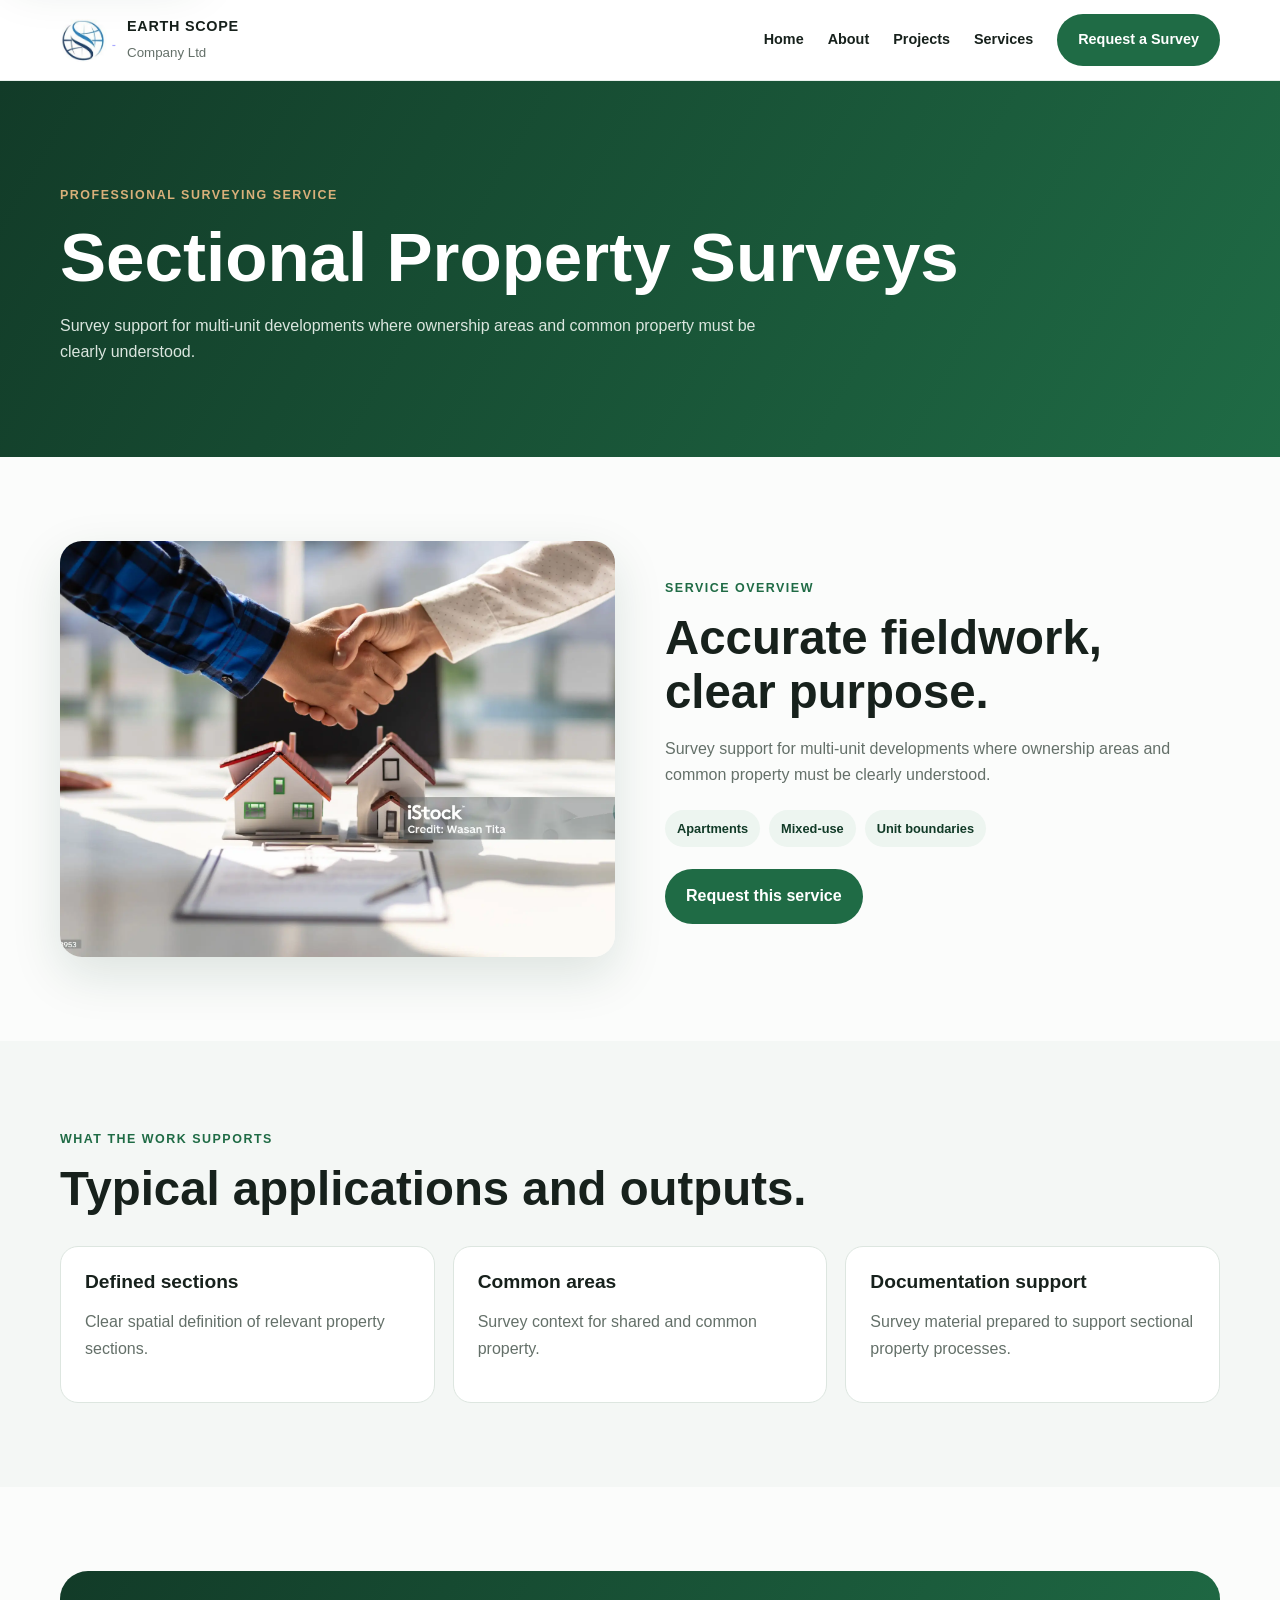
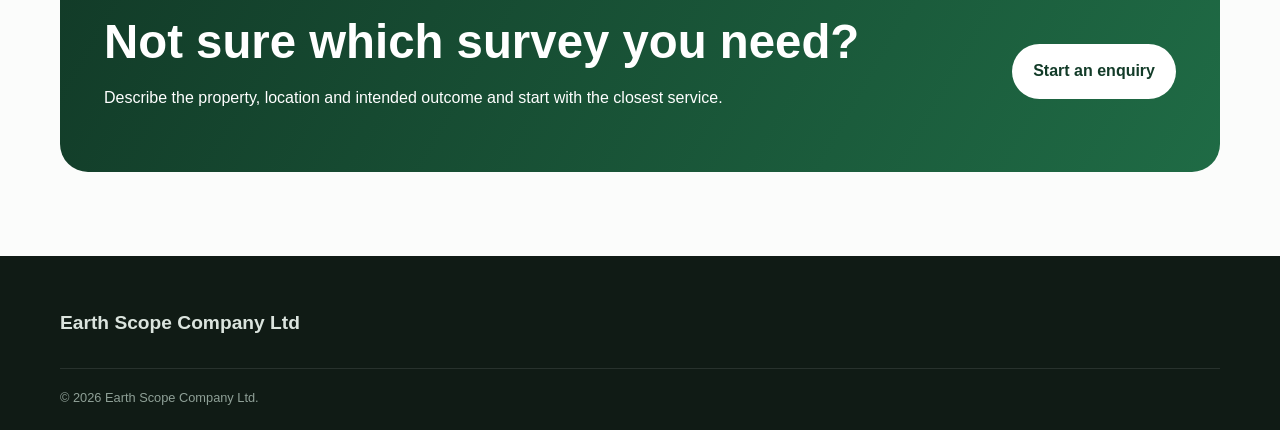
<file: sectionalprop.html>
<!doctype html><html lang="en"><head><meta charset="utf-8"><meta name="viewport" content="width=device-width,initial-scale=1"><meta name="description" content="Sectional Property Surveys by Earth Scope Company Ltd."><title>Sectional Property Surveys | Earth Scope Company Ltd</title><link rel="stylesheet" href="styles.css"><meta name="theme-color" content="#123b28"><link rel="icon" href="Images/Screenshot from 2025-02-05 19-01-55.png" type="image/png"></head><body><a class="skip-link" href="#main-content">Skip to main content</a><nav class="navbar"><div class="container nav-wrap"><a class="brand" href="index.html"><img src="Images/Screenshot from 2025-02-05 19-01-55.png" alt="Earth Scope logo"><span><strong>EARTH SCOPE</strong><small>Company Ltd</small></span></a><button class="menu-btn">☰</button><div class="nav-links"><a href="index.html">Home</a><a href="about.html">About</a><a href="project.html">Projects</a><a href="index.html#services">Services</a><a class="btn btn-primary" href="index.html#contact">Request a Survey</a></div></div></nav><header class="page-hero"><div class="container"><span class="eyebrow" style="color:#d9b07a">Professional surveying service</span><h1>Sectional Property Surveys</h1><p>Survey support for multi-unit developments where ownership areas and common property must be clearly understood.</p></div></header><main id="main-content"><section class="section"><div class="container service-layout"><img loading="lazy" class="reveal" src="Images/prop.webp" alt="Sectional Property Surveys"><div class="reveal"><span class="eyebrow">Service overview</span><h2>Accurate fieldwork, clear purpose.</h2><p class="muted">Survey support for multi-unit developments where ownership areas and common property must be clearly understood.</p><div class="pills"><span class="pill">Apartments</span><span class="pill">Mixed-use</span><span class="pill">Unit boundaries</span></div><a class="btn btn-primary" href="index.html#contact">Request this service</a></div></div></section><section class="section soft"><div class="container"><span class="eyebrow">What the work supports</span><h2>Typical applications and outputs.</h2><div class="details" style="margin-top:30px"><div class="detail"><h3>Defined sections</h3><p class="muted">Clear spatial definition of relevant property sections.</p></div><div class="detail"><h3>Common areas</h3><p class="muted">Survey context for shared and common property.</p></div><div class="detail"><h3>Documentation support</h3><p class="muted">Survey material prepared to support sectional property processes.</p></div></div></div></section><section class="section"><div class="container"><div class="cta"><div><h2>Not sure which survey you need?</h2><p>Describe the property, location and intended outcome and start with the closest service.</p></div><a class="btn btn-light" href="index.html#contact">Start an enquiry</a></div></div></section></main><footer><div class="container"><h3>Earth Scope Company Ltd</h3><div class="footer-bottom">© 2026 Earth Scope Company Ltd.</div></div></footer><script src="script.js"></script></body></html>
</file>
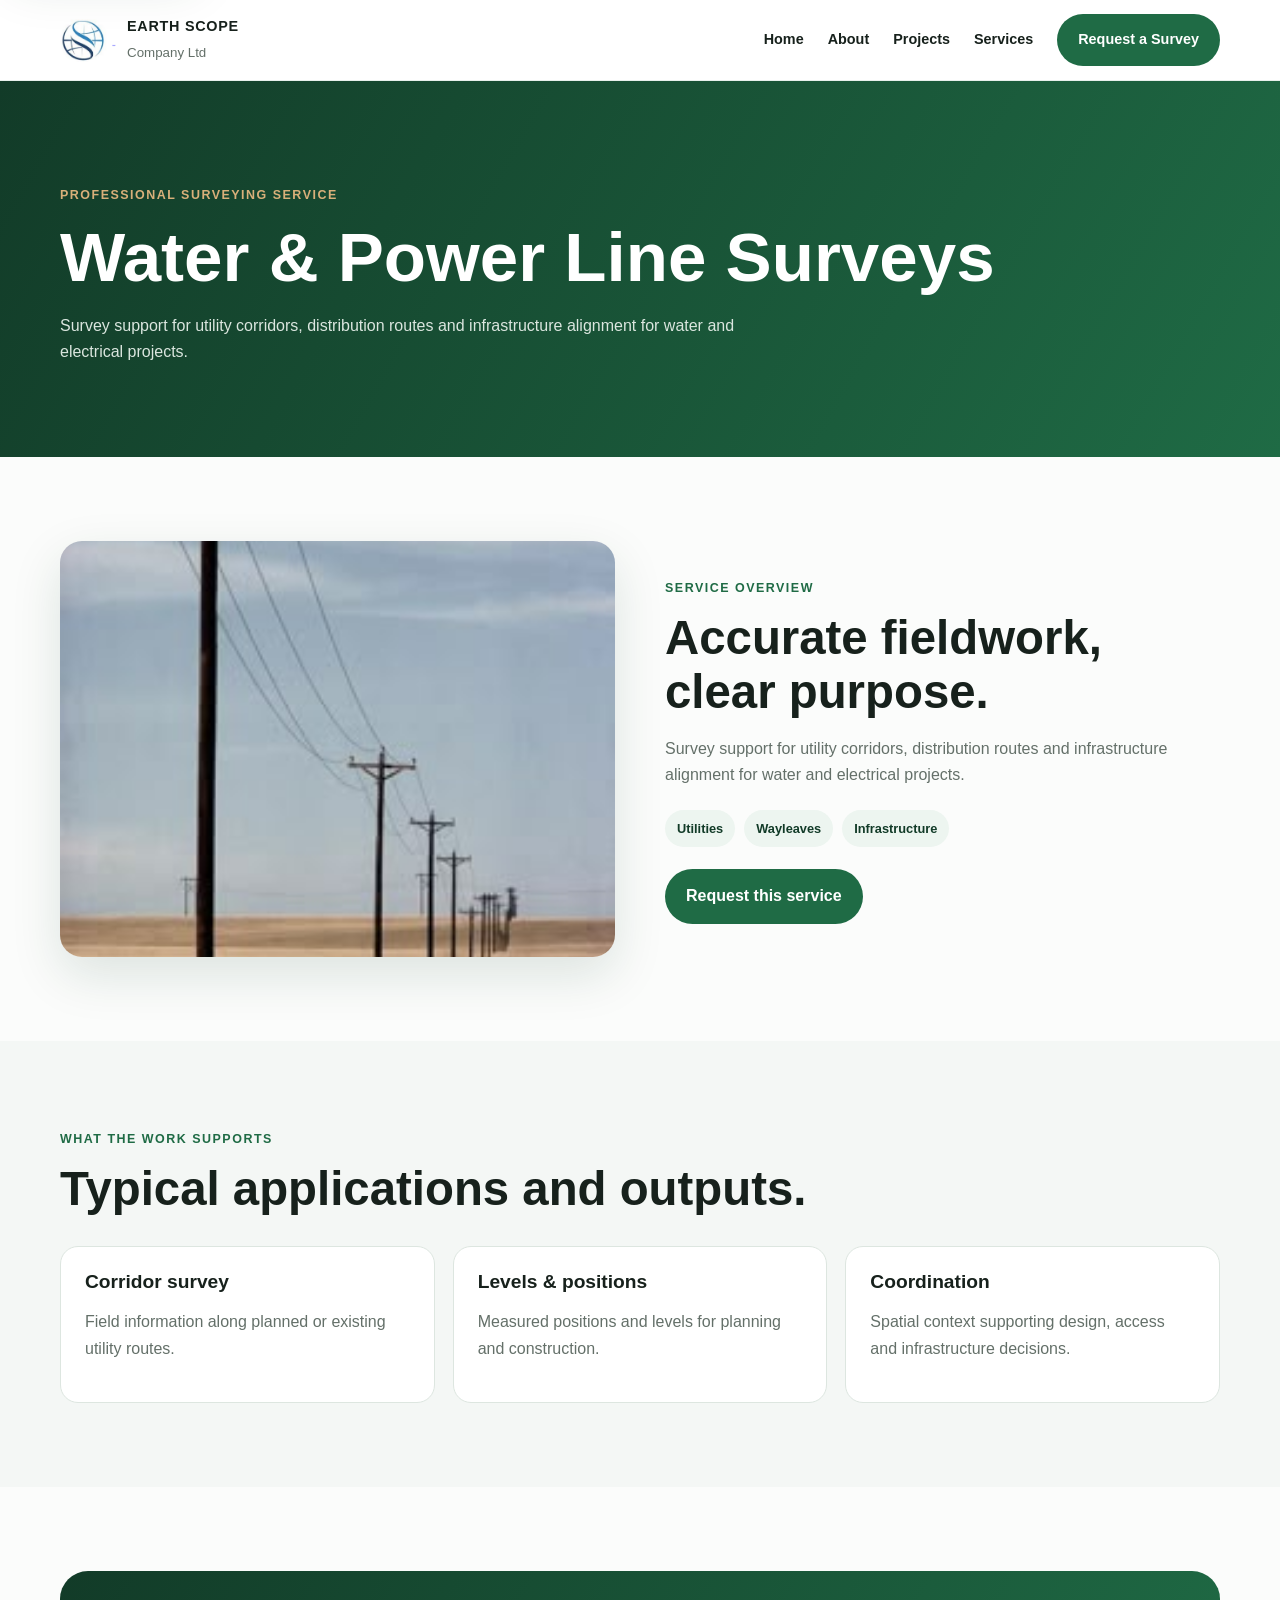
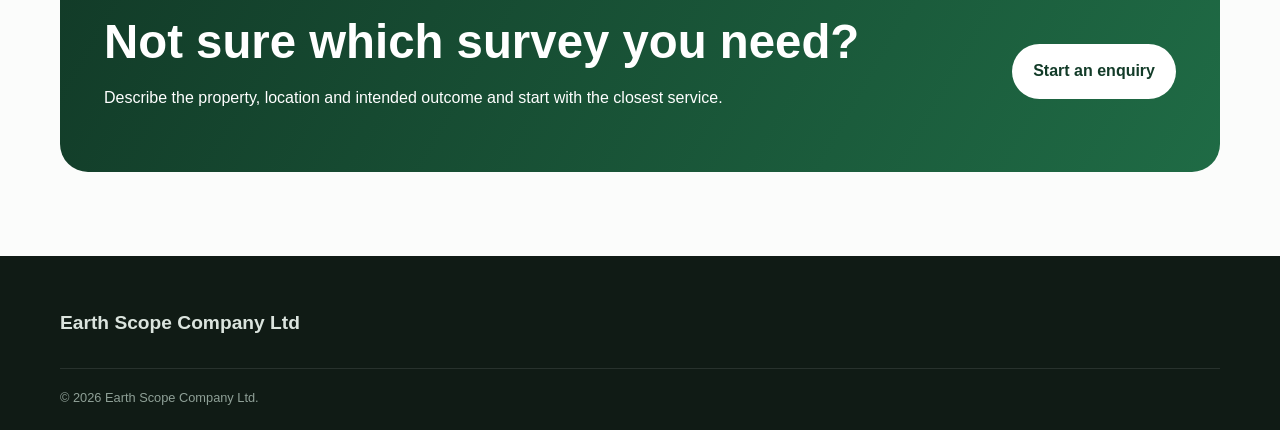
<file: waterpower.html>
<!doctype html><html lang="en"><head><meta charset="utf-8"><meta name="viewport" content="width=device-width,initial-scale=1"><meta name="description" content="Water & Power Line Surveys by Earth Scope Company Ltd."><title>Water & Power Line Surveys | Earth Scope Company Ltd</title><link rel="stylesheet" href="styles.css"><meta name="theme-color" content="#123b28"><link rel="icon" href="Images/Screenshot from 2025-02-05 19-01-55.png" type="image/png"></head><body><a class="skip-link" href="#main-content">Skip to main content</a><nav class="navbar"><div class="container nav-wrap"><a class="brand" href="index.html"><img src="Images/Screenshot from 2025-02-05 19-01-55.png" alt="Earth Scope logo"><span><strong>EARTH SCOPE</strong><small>Company Ltd</small></span></a><button class="menu-btn">☰</button><div class="nav-links"><a href="index.html">Home</a><a href="about.html">About</a><a href="project.html">Projects</a><a href="index.html#services">Services</a><a class="btn btn-primary" href="index.html#contact">Request a Survey</a></div></div></nav><header class="page-hero"><div class="container"><span class="eyebrow" style="color:#d9b07a">Professional surveying service</span><h1>Water & Power Line Surveys</h1><p>Survey support for utility corridors, distribution routes and infrastructure alignment for water and electrical projects.</p></div></header><main id="main-content"><section class="section"><div class="container service-layout"><img loading="lazy" class="reveal" src="Images/powerline.jpg" alt="Water & Power Line Surveys"><div class="reveal"><span class="eyebrow">Service overview</span><h2>Accurate fieldwork, clear purpose.</h2><p class="muted">Survey support for utility corridors, distribution routes and infrastructure alignment for water and electrical projects.</p><div class="pills"><span class="pill">Utilities</span><span class="pill">Wayleaves</span><span class="pill">Infrastructure</span></div><a class="btn btn-primary" href="index.html#contact">Request this service</a></div></div></section><section class="section soft"><div class="container"><span class="eyebrow">What the work supports</span><h2>Typical applications and outputs.</h2><div class="details" style="margin-top:30px"><div class="detail"><h3>Corridor survey</h3><p class="muted">Field information along planned or existing utility routes.</p></div><div class="detail"><h3>Levels & positions</h3><p class="muted">Measured positions and levels for planning and construction.</p></div><div class="detail"><h3>Coordination</h3><p class="muted">Spatial context supporting design, access and infrastructure decisions.</p></div></div></div></section><section class="section"><div class="container"><div class="cta"><div><h2>Not sure which survey you need?</h2><p>Describe the property, location and intended outcome and start with the closest service.</p></div><a class="btn btn-light" href="index.html#contact">Start an enquiry</a></div></div></section></main><footer><div class="container"><h3>Earth Scope Company Ltd</h3><div class="footer-bottom">© 2026 Earth Scope Company Ltd.</div></div></footer><script src="script.js"></script></body></html>
</file>
<file: styles.css>
:root{--ink:#17211c;--muted:#647069;--green:#1f6b45;--dark:#123b28;--soft:#edf5f0;--earth:#b7773d;--line:#dde6e0;--white:#fff;--shadow:0 18px 50px rgba(18,59,40,.13);--radius:22px}*{box-sizing:border-box}html{scroll-behavior:smooth}body{margin:0;font-family:Arial,Helvetica,sans-serif;color:var(--ink);background:#fbfcfb;line-height:1.65}img{max-width:100%;display:block}a{color:inherit}.container{width:min(1160px,92%);margin:auto}.section{padding:84px 0}.soft{background:#f4f7f5}.eyebrow{display:inline-block;color:var(--green);font-size:.78rem;font-weight:800;letter-spacing:.12em;text-transform:uppercase;margin-bottom:12px}h1,h2,h3{line-height:1.15;margin:0 0 16px}h1{font-size:clamp(2.8rem,5.4vw,5.2rem)}h2{font-size:clamp(2rem,3.7vw,3.5rem)}h3{font-size:1.2rem}.muted{color:var(--muted)}.topbar{background:var(--dark);color:#dbe7df;font-size:.82rem}.topbar .container{display:flex;justify-content:space-between;padding:8px 0}.navbar{position:sticky;top:0;z-index:20;background:rgba(255,255,255,.96);backdrop-filter:blur(10px);border-bottom:1px solid rgba(31,107,69,.1)}.nav-wrap{min-height:80px;display:flex;align-items:center;justify-content:space-between;gap:20px}.brand{display:flex;align-items:center;gap:11px;text-decoration:none}.brand img{width:56px;height:56px;border-radius:50%;object-fit:cover}.brand strong{display:block;font-size:.9rem;letter-spacing:.05em}.brand small{color:var(--muted)}.nav-links{display:flex;align-items:center;gap:24px}.nav-links a{text-decoration:none;font-weight:700;font-size:.9rem}.nav-links a:hover{color:var(--green)}.menu-btn{display:none;border:0;background:none;font-size:1.5rem}.btn{display:inline-flex;align-items:center;justify-content:center;border-radius:999px;padding:13px 20px;text-decoration:none;font-weight:800;border:1px solid transparent}.btn-primary{background:var(--green);color:#fff}.btn-light{background:#fff;color:var(--dark)}.btn-outline{border-color:#c8d5cd;background:#fff}.hero{min-height:690px;position:relative;display:grid;align-items:end;color:#fff;overflow:hidden}.hero>img{position:absolute;inset:0;width:100%;height:100%;object-fit:cover}.hero:after{content:"";position:absolute;inset:0;background:linear-gradient(90deg,rgba(7,28,18,.9),rgba(7,28,18,.56) 55%,rgba(7,28,18,.15))}.hero-content{position:relative;z-index:2;padding:105px 0 80px;max-width:800px}.hero p{font-size:1.08rem;color:#dbe5df;max-width:650px}.hero-actions{display:flex;gap:12px;flex-wrap:wrap;margin-top:28px}.stats{margin-top:-30px;position:relative;z-index:3}.stats-grid{display:grid;grid-template-columns:repeat(4,1fr);background:#fff;border-radius:var(--radius);box-shadow:var(--shadow);overflow:hidden}.stat{padding:28px;border-right:1px solid var(--line)}.stat:last-child{border:0}.stat strong{display:block;font-size:1.45rem;color:var(--green)}.stat span{font-size:.82rem;color:var(--muted)}.grid-2{display:grid;grid-template-columns:1fr 1fr;gap:54px;align-items:center}.media-stack{position:relative;padding:0 28px 30px 0}.media-main{width:100%;aspect-ratio:4/5;object-fit:cover;border-radius:var(--radius);box-shadow:var(--shadow)}.media-inset{position:absolute;right:0;bottom:0;width:48%;aspect-ratio:4/3;object-fit:cover;border:7px solid #fff;border-radius:18px;box-shadow:var(--shadow)}.feature-list{display:grid;gap:15px;margin:26px 0}.feature{display:flex;gap:12px}.mark{width:34px;height:34px;border-radius:50%;display:grid;place-items:center;background:var(--soft);color:var(--green);font-weight:900;flex:0 0 auto}.cards{display:grid;grid-template-columns:repeat(3,1fr);gap:22px}.card{background:#fff;border:1px solid var(--line);border-radius:var(--radius);overflow:hidden;transition:.25s}.card:hover{transform:translateY(-6px);box-shadow:var(--shadow)}.card-media{overflow:hidden}.card-media img{width:100%;aspect-ratio:16/10;object-fit:cover;transition:.45s}.card:hover img{transform:scale(1.04)}.card-body{padding:22px}.card-body p{color:var(--muted);font-size:.93rem}.card-link{color:var(--green);font-weight:800;text-decoration:none}.process{display:grid;grid-template-columns:repeat(4,1fr);gap:18px}.process>div{padding:24px;border:1px solid var(--line);border-radius:18px;background:#fff}.process span{width:40px;height:40px;border-radius:50%;display:grid;place-items:center;background:var(--green);color:white;font-weight:800;margin-bottom:14px}.gallery-grid{display:grid;grid-template-columns:1.2fr .8fr .8fr;grid-auto-rows:240px;gap:15px}.gallery-tile{position:relative;overflow:hidden;border-radius:var(--radius);color:white}.gallery-tile:first-child{grid-row:span 2}.gallery-tile img{width:100%;height:100%;object-fit:cover;transition:.45s}.gallery-tile:hover img{transform:scale(1.05)}.gallery-tile:after{content:"";position:absolute;inset:0;background:linear-gradient(0deg,rgba(6,25,16,.8),transparent 60%)}.gallery-caption{position:absolute;z-index:2;left:22px;bottom:20px;right:20px}.cta{background:linear-gradient(120deg,var(--dark),var(--green));color:#fff;border-radius:28px;padding:44px;display:flex;justify-content:space-between;align-items:center;gap:26px}.page-hero{padding:100px 0 75px;background:linear-gradient(120deg,var(--dark),var(--green));color:#fff}.page-hero p{max-width:700px;color:#dbe6df}.service-layout{display:grid;grid-template-columns:1fr 1fr;gap:50px;align-items:center}.service-layout img{width:100%;aspect-ratio:4/3;object-fit:cover;border-radius:var(--radius);box-shadow:var(--shadow)}.pills{display:flex;flex-wrap:wrap;gap:9px;margin:22px 0}.pill{background:var(--soft);color:var(--dark);padding:8px 12px;border-radius:999px;font-size:.8rem;font-weight:800}.details{display:grid;grid-template-columns:repeat(3,1fr);gap:18px}.detail{padding:24px;background:#fff;border:1px solid var(--line);border-radius:18px}.projects{display:grid;grid-template-columns:repeat(3,1fr);gap:22px}.contact-grid{display:grid;grid-template-columns:.85fr 1.15fr;gap:44px}.contact-panel{background:var(--dark);color:#fff;padding:34px;border-radius:var(--radius)}.contact-panel p{color:#dce6e0}.contact-form{background:#fff;padding:32px;border:1px solid var(--line);border-radius:var(--radius);box-shadow:var(--shadow)}.form-grid{display:grid;grid-template-columns:1fr 1fr;gap:14px}.field{display:grid;gap:6px}.field.full{grid-column:1/-1}.field label{font-size:.82rem;font-weight:800}.field input,.field select,.field textarea{padding:12px 13px;border:1px solid #cbd7cf;border-radius:11px;font:inherit}.field textarea{min-height:110px}footer{background:#101b15;color:#dbe4de;padding:56px 0 22px}.footer-grid{display:grid;grid-template-columns:1.4fr .8fr .8fr;gap:36px}.footer-links{display:grid;gap:8px}.footer-links a{text-decoration:none;color:#c5d1c9;font-size:.9rem}.footer-bottom{border-top:1px solid rgba(255,255,255,.1);margin-top:34px;padding-top:18px;font-size:.8rem;color:#8fa097}.reveal{opacity:0;transform:translateY(18px);transition:.55s}.reveal.visible{opacity:1;transform:none}@media(max-width:920px){.nav-links{display:none;position:absolute;top:80px;left:4%;right:4%;background:#fff;padding:22px;border-radius:18px;box-shadow:var(--shadow);flex-direction:column;align-items:flex-start}.nav-links.open{display:flex}.menu-btn{display:block}.grid-2,.service-layout,.contact-grid{grid-template-columns:1fr}.cards,.projects{grid-template-columns:repeat(2,1fr)}.process{grid-template-columns:repeat(2,1fr)}.stats-grid{grid-template-columns:repeat(2,1fr)}.gallery-grid{grid-template-columns:1fr 1fr}.gallery-tile:first-child{grid-row:auto;grid-column:span 2}.details{grid-template-columns:1fr 1fr}}@media(max-width:620px){.topbar{display:none}.section{padding:64px 0}.hero{min-height:610px}.hero-content{padding:78px 0 58px}.stats{margin-top:0}.stats-grid,.cards,.projects,.process,.details,.footer-grid,.form-grid{grid-template-columns:1fr}.gallery-grid{grid-template-columns:1fr;grid-auto-rows:220px}.gallery-tile:first-child{grid-column:auto}.cta{padding:30px;flex-direction:column;align-items:flex-start}.brand small{display:none}.field.full{grid-column:auto}}.skip-link{position:fixed;left:12px;top:-80px;z-index:999;background:#fff;color:#123b28;padding:10px 14px;border-radius:10px;box-shadow:var(--shadow);font-weight:800}.skip-link:focus{top:12px}a:focus-visible,button:focus-visible,input:focus-visible,select:focus-visible,textarea:focus-visible{outline:3px solid #b7773d;outline-offset:3px}@media(prefers-reduced-motion:reduce){html{scroll-behavior:auto}*,*:before,*:after{animation:none!important;transition:none!important}.reveal{opacity:1!important;transform:none!important}}.trust-head,.case-intro{display:flex;align-items:end;justify-content:space-between;gap:28px;margin-bottom:30px}.trust-head>div,.case-intro>div{max-width:680px}.trust-head>p,.case-intro>p{max-width:430px}.trust-grid{display:grid;grid-template-columns:repeat(4,1fr);gap:18px}.trust-card{background:#fff;border:1px solid var(--line);border-radius:18px;padding:24px}.trust-icon{display:inline-flex;width:38px;height:38px;align-items:center;justify-content:center;border-radius:50%;background:var(--soft);color:var(--green);font-weight:900;margin-bottom:14px}.case-grid{display:grid;grid-template-columns:repeat(3,1fr);gap:22px}.case-card{background:#fff;border:1px solid var(--line);border-radius:var(--radius);overflow:hidden}.case-card img{width:100%;aspect-ratio:16/10;object-fit:cover}.case-content{padding:24px}.case-content p{color:var(--muted);font-size:.92rem}.case-label{display:inline-block;color:var(--green);font-size:.74rem;font-weight:900;letter-spacing:.08em;text-transform:uppercase;margin-bottom:10px}.case-note{margin-top:18px;font-size:.8rem;color:var(--muted)}.faq-wrap{display:grid;grid-template-columns:.85fr 1.15fr;gap:54px;align-items:start}.faq-list{display:grid;gap:12px}.faq-list details{background:#fff;border:1px solid var(--line);border-radius:16px;padding:0 18px}.faq-list summary{cursor:pointer;list-style:none;font-weight:800;padding:18px 30px 18px 0;position:relative}.faq-list summary::-webkit-details-marker{display:none}.faq-list summary:after{content:"+";position:absolute;right:0;top:15px;font-size:1.35rem;color:var(--green)}.faq-list details[open] summary:after{content:"–"}.faq-list details p{margin:0 0 18px;color:var(--muted)}@media(max-width:920px){.trust-head,.case-intro{align-items:flex-start;flex-direction:column}.trust-grid{grid-template-columns:repeat(2,1fr)}.case-grid{grid-template-columns:1fr 1fr}.faq-wrap{grid-template-columns:1fr}}@media(max-width:620px){.trust-grid,.case-grid{grid-template-columns:1fr}}.commercial-head{display:flex;align-items:end;justify-content:space-between;gap:28px;margin-bottom:30px}.commercial-head>div{max-width:700px}.commercial-head>p{max-width:430px}.audience-grid{display:grid;grid-template-columns:repeat(4,1fr);gap:18px}.audience-card{padding:24px;border:1px solid var(--line);border-radius:18px;background:#fff}.audience-card>span{display:inline-flex;width:38px;height:38px;align-items:center;justify-content:center;border-radius:50%;background:var(--soft);color:var(--green);font-weight:900;margin-bottom:14px}.proof-grid{display:grid;grid-template-columns:1fr 1fr;gap:46px;align-items:center}.proof-actions{display:flex;align-items:center;gap:14px;flex-wrap:wrap;margin-top:24px}.proof-note{font-size:.78rem;color:var(--muted);max-width:260px}.proof-panel{display:grid;grid-template-columns:1fr 1fr;gap:14px}.proof-item{padding:22px;border-radius:18px;background:#fff;border:1px solid var(--line);box-shadow:0 10px 30px rgba(18,59,40,.06)}.proof-item span{display:block;font-size:.74rem;letter-spacing:.08em;text-transform:uppercase;color:var(--muted);margin-bottom:6px}.proof-item strong{color:var(--green)}.feedback-wrap{display:grid;grid-template-columns:.8fr 1.2fr;gap:46px;align-items:start}.feedback-preview{display:grid;grid-template-columns:1fr 1fr;gap:18px}.feedback-card{padding:28px;border-radius:20px;background:#fff;border:1px solid var(--line)}.feedback-card p{font-size:1.02rem}.feedback-card small{color:var(--muted)}.quote-mark{font-size:2.4rem;color:var(--earth);line-height:1}.form-heading{margin-bottom:18px}.consent label{display:flex;gap:10px;align-items:flex-start;font-weight:600}.consent input{width:auto;margin-top:5px}.floating-enquiry{position:fixed;right:18px;bottom:18px;z-index:40;display:flex;align-items:center;gap:10px;padding:12px 16px;border-radius:999px;background:var(--green);color:#fff;text-decoration:none;box-shadow:0 14px 40px rgba(18,59,40,.28);font-size:.86rem}.floating-enquiry span{display:grid;place-items:center;width:28px;height:28px;border-radius:50%;background:rgba(255,255,255,.16);font-size:1.2rem}.floating-enquiry:hover{background:var(--dark)}@media(max-width:920px){.commercial-head{align-items:flex-start;flex-direction:column}.audience-grid{grid-template-columns:repeat(2,1fr)}.proof-grid,.feedback-wrap{grid-template-columns:1fr}.feedback-preview{grid-template-columns:1fr 1fr}}@media(max-width:620px){.audience-grid,.proof-panel,.feedback-preview{grid-template-columns:1fr}.floating-enquiry{right:12px;bottom:12px}.floating-enquiry strong{display:none}}
</file>
